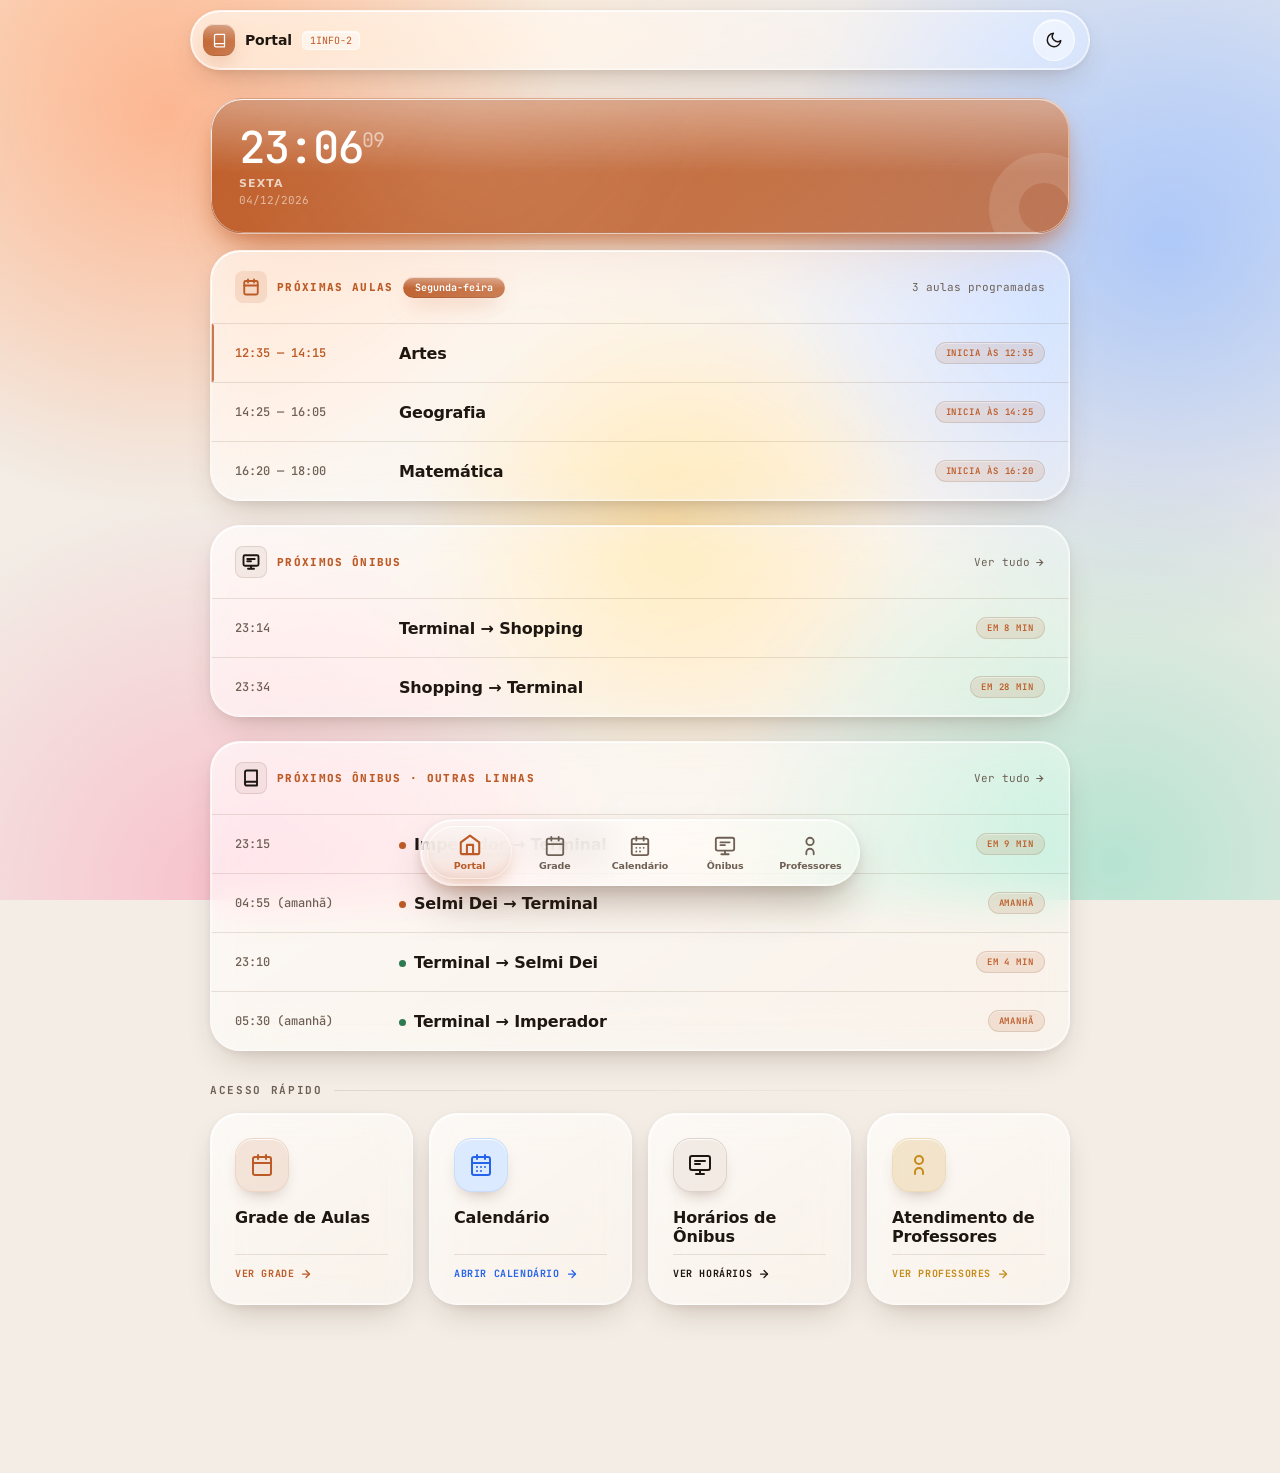
<file: index.html>
<!DOCTYPE html>
<html lang="pt-BR">
<head>
<meta charset="UTF-8">
<meta name="viewport" content="width=device-width, initial-scale=1, viewport-fit=cover">
<meta name="theme-color" content="#F3EDE6">
<title>Portal | 1INFO-2</title>
<script>try{if(localStorage.getItem('theme')==='dark')document.documentElement.dataset.theme='dark'}catch(e){}</script>
<link rel="preconnect" href="https://fonts.googleapis.com">
<link rel="preconnect" href="https://fonts.gstatic.com" crossorigin>
<link rel="stylesheet" href="https://fonts.googleapis.com/css2?family=JetBrains+Mono:wght@400;500;700&display=swap">
<link rel="stylesheet" href="index.css">
<link rel="stylesheet" href="style.css">
</head>
<body data-page="index">
<div class="page-shell">
    <div class="clock-block">
      <div class="clock-time"><span id="clock-hm">--:--</span><span class="clock-secs" id="clock-ss">--</span></div>
      <div class="clock-weekday" id="clock-weekday">---</div>
      <div class="clock-date"    id="clock-date">---</div>
    </div>

    <div class="schedule-card">
      <div class="schedule-header">
        <div class="schedule-header-left">
          <div style="width: 32px; height: 32px; background: var(--accent-lt); border-radius: 8px; display: flex; align-items: center; justify-content: center; color: var(--accent);">
            <svg viewBox="0 0 24 24" width="18" height="18" fill="none" stroke="currentColor" stroke-width="2.5" stroke-linecap="round" stroke-linejoin="round">
              <rect x="3" y="4" width="18" height="18" rx="2" ry="2"></rect><line x1="16" y1="2" x2="16" y2="6"></line><line x1="8" y1="2" x2="8" y2="6"></line><line x1="3" y1="10" x2="21" y2="10"></line>
            </svg>
          </div>
          <span class="schedule-eyebrow">Próximas Aulas</span>
          <span class="schedule-today-badge" id="schedule-day-badge">---</span>
        </div>
        <span class="schedule-count" id="schedule-count"></span>
      </div>
      <div id="today-schedule"></div>
    </div>

    <div class="schedule-card" id="bus-quick-card">
      <div class="schedule-header">
        <div class="schedule-header-left">
          <div style="width: 32px; height: 32px; background: var(--surface-2); border-radius: 8px; display: flex; align-items: center; justify-content: center; color: var(--text); border: 1px solid var(--border);">
            <svg viewBox="0 0 24 24" width="18" height="18" fill="none" stroke="currentColor" stroke-width="2.5" stroke-linecap="round" stroke-linejoin="round">
              <rect x="2" y="3" width="20" height="14" rx="2"/><path d="M8 21h8M12 17v4"/><path d="M7 8h10M7 11h5"/>
            </svg>
          </div>
          <span class="schedule-eyebrow">Próximos Ônibus</span>
        </div>
        <a href="onibus.html" class="bus-quick-link">Ver tudo <svg viewBox="0 0 24 24"><line x1="5" y1="12" x2="19" y2="12"/><polyline points="12 5 19 12 12 19"/></svg></a>
      </div>
      <div id="bus-quick-rows"></div>
    </div>

    <div class="schedule-card" id="other-bus-quick-card">
      <div class="schedule-header">
        <div class="schedule-header-left">
          <div style="width: 32px; height: 32px; background: var(--surface-2); border-radius: 8px; display: flex; align-items: center; justify-content: center; color: var(--text); border: 1px solid var(--border);">
            <svg viewBox="0 0 24 24" width="18" height="18" fill="none" stroke="currentColor" stroke-width="2.5" stroke-linecap="round" stroke-linejoin="round">
              <path d="M4 19.5A2.5 2.5 0 0 1 6.5 17H20"/><path d="M6.5 2H20v20H6.5A2.5 2.5 0 0 1 4 19.5v-15A2.5 2.5 0 0 1 6.5 2z"/>
            </svg>
          </div>
          <span class="schedule-eyebrow">Próximos Ônibus · Outras Linhas</span>
        </div>
        <a href="onibus.html" class="bus-quick-link">Ver tudo <svg viewBox="0 0 24 24"><line x1="5" y1="12" x2="19" y2="12"/><polyline points="12 5 19 12 12 19"/></svg></a>
      </div>
      <div id="other-bus-quick-rows"></div>
    </div>

    <div class="section-label">Acesso Rápido</div>
    <div class="cards-grid">
      <a href="aulas.html" class="feature-card">
        <div class="card-icon"><svg viewBox="0 0 24 24"><rect x="3" y="4" width="18" height="18" rx="2"/><line x1="16" y1="2" x2="16" y2="6"/><line x1="8" y1="2" x2="8" y2="6"/><line x1="3" y1="10" x2="21" y2="10"/></svg></div>
        <div class="card-body">
          <div class="card-title">Grade de Aulas</div>
          <div class="card-cta">Ver grade <svg viewBox="0 0 24 24"><line x1="5" y1="12" x2="19" y2="12"/><polyline points="12 5 19 12 12 19"/></svg></div>
        </div>
      </a>
      <a href="calendario.html" class="feature-card card-calendar">
        <div class="card-icon"><svg viewBox="0 0 24 24"><rect x="3" y="4" width="18" height="18" rx="2"/><line x1="16" y1="2" x2="16" y2="6"/><line x1="8" y1="2" x2="8" y2="6"/><line x1="3" y1="10" x2="21" y2="10"/><path d="M8 14h.01M12 14h.01M16 14h.01M8 18h.01M12 18h.01"/></svg></div>
        <div class="card-body">
          <div class="card-title">Calendário</div>
          <div class="card-cta">Abrir calendário <svg viewBox="0 0 24 24"><line x1="5" y1="12" x2="19" y2="12"/><polyline points="12 5 19 12 12 19"/></svg></div>
        </div>
      </a>
      <a href="onibus.html" class="feature-card card-bus">
        <div class="card-icon"><svg viewBox="0 0 24 24"><rect x="2" y="3" width="20" height="14" rx="2"/><path d="M8 21h8M12 17v4"/><path d="M7 8h10M7 11h5"/></svg></div>
        <div class="card-body">
          <div class="card-title">Horários de Ônibus</div>
          <div class="card-cta">Ver horários <svg viewBox="0 0 24 24"><line x1="5" y1="12" x2="19" y2="12"/><polyline points="12 5 19 12 12 19"/></svg></div>
        </div>
      </a>
      <a href="horarios.html" class="feature-card card-profs">
        <div class="card-icon"><svg viewBox="0 0 24 24"><path d="M16 21v-2a4 4 0 0 0-8 0v2"/><circle cx="12" cy="7" r="4"/></svg></div>
        <div class="card-body">
          <div class="card-title">Atendimento de Professores</div>
          <div class="card-cta">Ver professores <svg viewBox="0 0 24 24"><line x1="5" y1="12" x2="19" y2="12"/><polyline points="12 5 19 12 12 19"/></svg></div>
        </div>
      </a>
    </div>
  </div>
<script src="data.js"></script>
<script src="core.js"></script>
<script src="index.js"></script>
<script src="glass.js"></script>
</body>
</html>
</file>
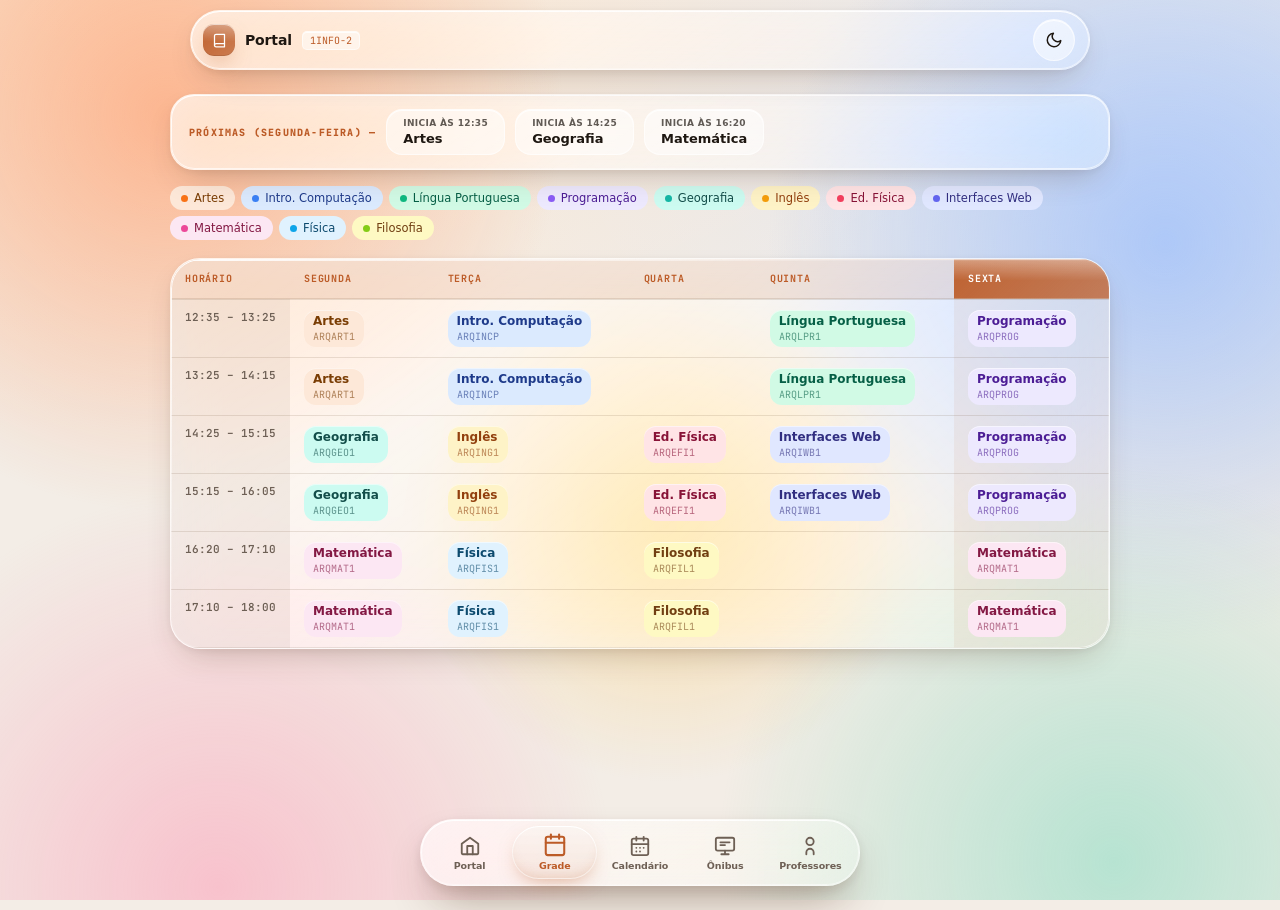
<file: aulas.html>
<!DOCTYPE html>
<html lang="pt-BR">
<head>
<meta charset="UTF-8">
<meta name="viewport" content="width=device-width, initial-scale=1, viewport-fit=cover">
<meta name="theme-color" content="#F3EDE6">
<title>Grade de Aulas — Portal 1INFO-2</title>
<script>try{if(localStorage.getItem('theme')==='dark')document.documentElement.dataset.theme='dark'}catch(e){}</script>
<link rel="preconnect" href="https://fonts.googleapis.com">
<link rel="preconnect" href="https://fonts.gstatic.com" crossorigin>
<link rel="stylesheet" href="https://fonts.googleapis.com/css2?family=JetBrains+Mono:wght@400;500;700&display=swap">
<link rel="stylesheet" href="aulas.css">
<link rel="stylesheet" href="style.css">
</head>
<body data-page="aulas">
<main>
    <div class="today-banner" id="today-banner">
      <span class="today-banner-label" id="banner-label">Hoje</span>
      <div class="today-classes" id="banner-classes"></div>
    </div>
    <div id="legend" class="legend"></div>
    <div class="schedule-card">
      <div class="table-wrap">
        <table>
          <thead>
            <tr>
              <th>Horário</th>
              <th data-dow="1">Segunda</th>
              <th data-dow="2">Terça</th>
              <th data-dow="3">Quarta</th>
              <th data-dow="4">Quinta</th>
              <th data-dow="5">Sexta</th>
            </tr>
          </thead>
          <tbody>
            <tr data-start="12:35" data-end="13:25">
              <td class="time-cell">12:35 – 13:25</td>
              <td><span class="subj-pill s-art"  data-code="ARQART1"><span class="subj-name">Artes</span><span class="subj-code">ARQART1</span></span></td>
              <td><span class="subj-pill s-incp" data-code="ARQINCP"><span class="subj-name">Intro. Computação</span><span class="subj-code">ARQINCP</span></span></td>
              <td></td>
              <td><span class="subj-pill s-lpr"  data-code="ARQLPR1"><span class="subj-name">Língua Portuguesa</span><span class="subj-code">ARQLPR1</span></span></td>
              <td><span class="subj-pill s-prog" data-code="ARQPROG"><span class="subj-name">Programação</span><span class="subj-code">ARQPROG</span></span></td>
            </tr>
            <tr data-start="13:25" data-end="14:15">
              <td class="time-cell">13:25 – 14:15</td>
              <td><span class="subj-pill s-art"  data-code="ARQART1"><span class="subj-name">Artes</span><span class="subj-code">ARQART1</span></span></td>
              <td><span class="subj-pill s-incp" data-code="ARQINCP"><span class="subj-name">Intro. Computação</span><span class="subj-code">ARQINCP</span></span></td>
              <td></td>
              <td><span class="subj-pill s-lpr"  data-code="ARQLPR1"><span class="subj-name">Língua Portuguesa</span><span class="subj-code">ARQLPR1</span></span></td>
              <td><span class="subj-pill s-prog" data-code="ARQPROG"><span class="subj-name">Programação</span><span class="subj-code">ARQPROG</span></span></td>
            </tr>
            <tr data-start="14:25" data-end="15:15">
              <td class="time-cell">14:25 – 15:15</td>
              <td><span class="subj-pill s-geo"  data-code="ARQGEO1"><span class="subj-name">Geografia</span><span class="subj-code">ARQGEO1</span></span></td>
              <td><span class="subj-pill s-ing"  data-code="ARQING1"><span class="subj-name">Inglês</span><span class="subj-code">ARQING1</span></span></td>
              <td><span class="subj-pill s-efi"  data-code="ARQEFI1"><span class="subj-name">Ed. Física</span><span class="subj-code">ARQEFI1</span></span></td>
              <td><span class="subj-pill s-iwb"  data-code="ARQIWB1"><span class="subj-name">Interfaces Web</span><span class="subj-code">ARQIWB1</span></span></td>
              <td><span class="subj-pill s-prog" data-code="ARQPROG"><span class="subj-name">Programação</span><span class="subj-code">ARQPROG</span></span></td>
            </tr>
            <tr data-start="15:15" data-end="16:05">
              <td class="time-cell">15:15 – 16:05</td>
              <td><span class="subj-pill s-geo"  data-code="ARQGEO1"><span class="subj-name">Geografia</span><span class="subj-code">ARQGEO1</span></span></td>
              <td><span class="subj-pill s-ing"  data-code="ARQING1"><span class="subj-name">Inglês</span><span class="subj-code">ARQING1</span></span></td>
              <td><span class="subj-pill s-efi"  data-code="ARQEFI1"><span class="subj-name">Ed. Física</span><span class="subj-code">ARQEFI1</span></span></td>
              <td><span class="subj-pill s-iwb"  data-code="ARQIWB1"><span class="subj-name">Interfaces Web</span><span class="subj-code">ARQIWB1</span></span></td>
              <td><span class="subj-pill s-prog" data-code="ARQPROG"><span class="subj-name">Programação</span><span class="subj-code">ARQPROG</span></span></td>
            </tr>
            <tr data-start="16:20" data-end="17:10">
              <td class="time-cell">16:20 – 17:10</td>
              <td><span class="subj-pill s-mat"  data-code="ARQMAT1"><span class="subj-name">Matemática</span><span class="subj-code">ARQMAT1</span></span></td>
              <td><span class="subj-pill s-fis"  data-code="ARQFIS1"><span class="subj-name">Física</span><span class="subj-code">ARQFIS1</span></span></td>
              <td><span class="subj-pill s-fil"  data-code="ARQFIL1"><span class="subj-name">Filosofia</span><span class="subj-code">ARQFIL1</span></span></td>
              <td></td>
              <td><span class="subj-pill s-mat"  data-code="ARQMAT1"><span class="subj-name">Matemática</span><span class="subj-code">ARQMAT1</span></span></td>
            </tr>
            <tr data-start="17:10" data-end="18:00">
              <td class="time-cell">17:10 – 18:00</td>
              <td><span class="subj-pill s-mat"  data-code="ARQMAT1"><span class="subj-name">Matemática</span><span class="subj-code">ARQMAT1</span></span></td>
              <td><span class="subj-pill s-fis"  data-code="ARQFIS1"><span class="subj-name">Física</span><span class="subj-code">ARQFIS1</span></span></td>
              <td><span class="subj-pill s-fil"  data-code="ARQFIL1"><span class="subj-name">Filosofia</span><span class="subj-code">ARQFIL1</span></span></td>
              <td></td>
              <td><span class="subj-pill s-mat"  data-code="ARQMAT1"><span class="subj-name">Matemática</span><span class="subj-code">ARQMAT1</span></span></td>
            </tr>
          </tbody>
        </table>
      </div>
    </div>
  </main>
<script src="data.js"></script>
<script src="core.js"></script>
<script src="aulas.js"></script>
<script src="glass.js"></script>
</body>
</html>
</file>
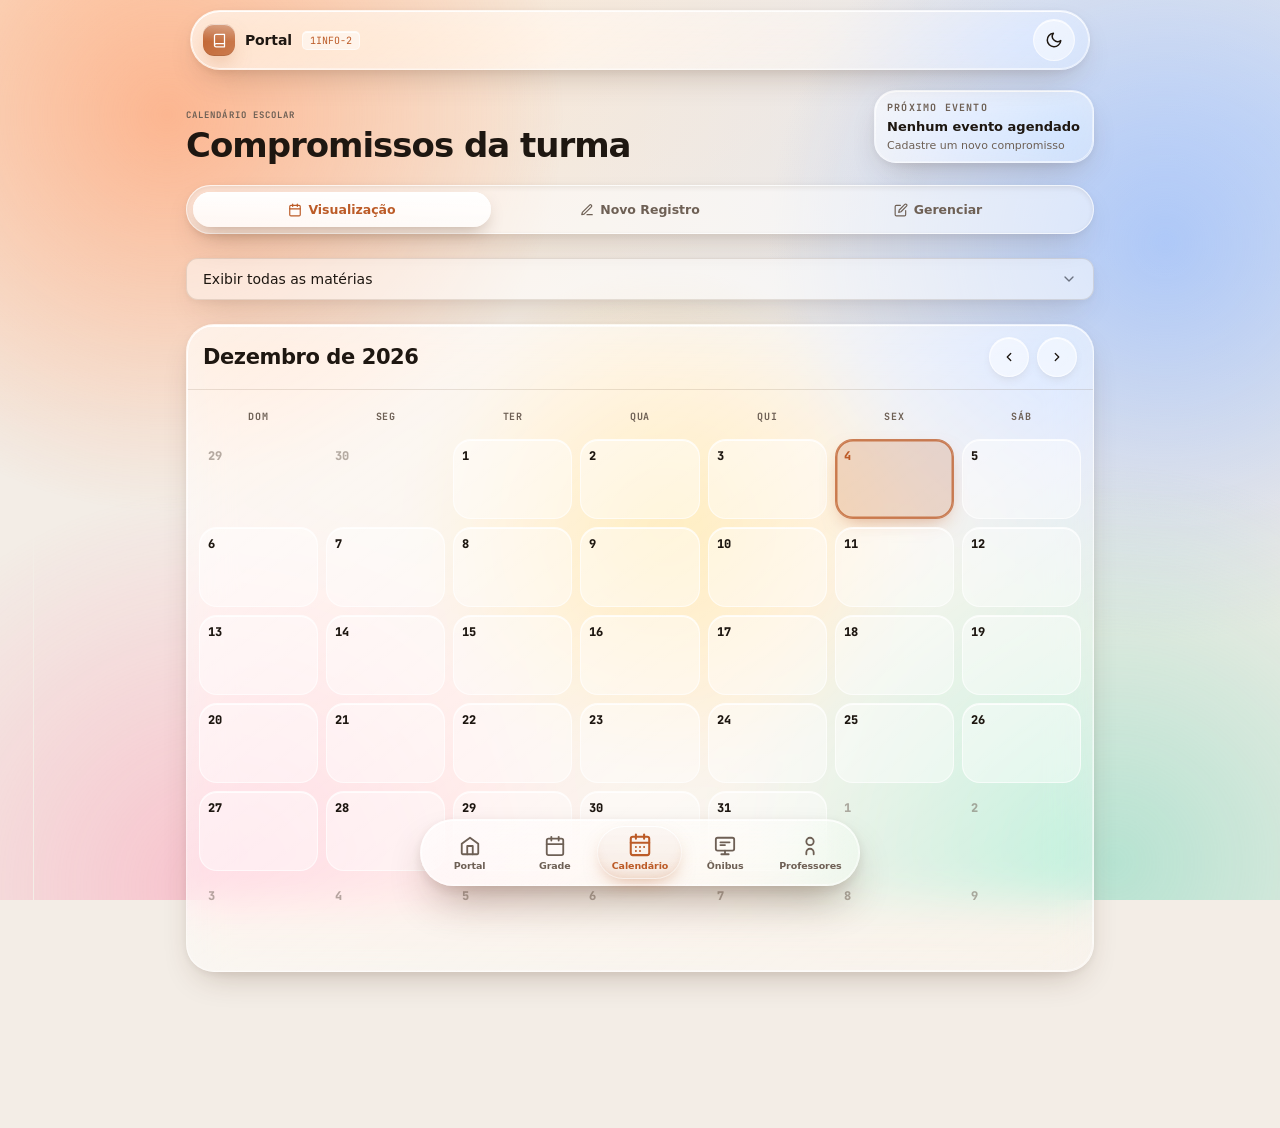
<file: calendario.html>
<!DOCTYPE html>
<html lang="pt-BR">
<head>
<meta charset="UTF-8">
<meta name="viewport" content="width=device-width, initial-scale=1, viewport-fit=cover">
<meta name="theme-color" content="#F3EDE6">
<title>Calendário | Portal 1INFO-2</title>
<script>try{if(localStorage.getItem('theme')==='dark')document.documentElement.dataset.theme='dark'}catch(e){}</script>
<link rel="preconnect" href="https://fonts.googleapis.com">
<link rel="preconnect" href="https://fonts.gstatic.com" crossorigin>
<link rel="stylesheet" href="https://fonts.googleapis.com/css2?family=JetBrains+Mono:wght@400;500;700&display=swap">
<link rel="stylesheet" href="calendario.css">
<link rel="stylesheet" href="style.css">
</head>
<body data-page="calendario">
<!-- Overlay de Seleção de Categoria (Unificado) -->
  <div id="category-selector" class="category-selector-overlay" hidden>
    <div class="category-selector-card scale-in">
      <h2 class="section-title" style="margin-bottom: 8px;">O que vamos criar?</h2>
      <p style="color: var(--muted); font-size: 14px;">Escolha uma categoria para começar</p>

      <div class="category-options">
        <button class="category-opt-btn" data-cat="evento"><div class="icon" style="background: var(--accent);"><svg width="20" height="20" viewBox="0 0 24 24" fill="none" stroke="currentColor" stroke-width="2"><rect x="3" y="4" width="18" height="18" rx="2"/><line x1="16" y1="2" x2="16" y2="6"/><line x1="8" y1="2" x2="8" y2="6"/><line x1="3" y1="10" x2="21" y2="10"/></svg></div><div><div style="font-weight: 800;">Novo Evento</div><div style="font-size: 12px; color: var(--muted);">Compromissos e lembretes</div></div></button>
        <button class="category-opt-btn" data-cat="sabado-letivo"><div class="icon" style="background: #2D7A50;"><svg width="20" height="20" viewBox="0 0 24 24" fill="none" stroke="currentColor" stroke-width="2"><rect x="3" y="4" width="18" height="18" rx="2"/><path d="M16 2v4M8 2v4M3 10h18"/></svg></div><div><div style="font-weight: 800;">Sábado Letivo</div><div style="font-size: 12px; color: var(--muted);">Reposição de aulas</div></div></button>
      </div>
      <button class="btn btn-ghost" style="margin-top: 20px; width: 100%;" onclick="document.getElementById('category-selector').hidden = true; switchTab('calendar')">Cancelar</button>
    </div>
  </div>

  <!-- Overlay de Carregamento -->
  <div id="loading-overlay" class="loading-overlay" hidden>
    <div class="spinner"></div>
    <p style="font-weight: 700;">Salvando alterações...</p>
  </div>

  <!-- Modal de Confirmação Genérico -->
  <div id="confirm-modal" class="modal-overlay" hidden>
    <div class="modal-card">
      <h2 id="confirm-title">Confirmar ação</h2>
      <p id="confirm-message">Você tem certeza que deseja prosseguir?</p>
      <div class="modal-actions">
        <button id="confirm-yes" class="btn btn-primary">Sim, continuar</button>
        <button id="confirm-no" class="btn btn-ghost">Não, cancelar</button>
      </div>
    </div>
  </div>

  <main>
    <header class="page-head">
      <div id="page-title-container">
        <div class="eyebrow">Calendário escolar</div>
        <h1>Compromissos da turma</h1>
      </div>
      <div class="head-meta">
        <div class="next-event-card" id="next-event-card">
          <div style="display:flex;align-items:flex-start;justify-content:space-between;gap:10px">
            <div>
              <div class="next-event-kicker">Próximo evento</div>
              <div class="next-event-title" id="next-event-title">Nenhum evento agendado</div>
              <div class="next-event-meta" id="next-event-meta">Cadastre um novo compromisso</div>
            </div>
            <button class="btn btn-ghost" type="button" id="view-next-details" hidden style="white-space:nowrap;">Ver detalhes</button>
          </div>
        </div>
      </div>
    </header>

    <div class="view-tabs" role="tablist" aria-label="Áreas do calendário">
      <div class="tab-indicator" id="tab-indicator"></div>
      <button class="tab-btn active" type="button" role="tab" aria-selected="true" data-tab="calendar">
        <svg viewBox="0 0 24 24"><rect x="3" y="4" width="18" height="18" rx="2"/><line x1="16" y1="2" x2="16" y2="6"/><line x1="8" y1="2" x2="8" y2="6"/><line x1="3" y1="10" x2="21" y2="10"/></svg>
        Visualização
      </button>
      <button class="tab-btn" type="button" role="tab" aria-selected="false" data-tab="editor">
        <svg viewBox="0 0 24 24"><path d="M12 20h9"/><path d="M16.5 3.5a2.1 2.1 0 0 1 3 3L7 19l-4 1 1-4Z"/></svg>
        Novo Registro
      </button>
      <button class="tab-btn" type="button" role="tab" aria-selected="false" data-tab="manage">
        <svg viewBox="0 0 24 24"><path d="M11 4H4a2 2 0 0 0-2 2v14a2 2 0 0 0 2 2h14a2 2 0 0 0 2-2v-7"/><path d="M18.5 2.5a2.121 2.121 0 1 1 3 3L12 15l-4 1 1-4 9.5-9.5z"/></svg>
        Gerenciar
      </button>
    </div>

    <!-- Barra de Pesquisa -->
    <div class="search-wrapper" id="search-container">
      <select id="calendarSubjectFilter" aria-label="Filtrar eventos por matéria">
        <option value="">Exibir todas as matérias</option>
        <option value="Artes">Artes</option>
        <option value="Educação Física">Educação Física</option>
        <option value="Filosofia">Filosofia</option>
        <option value="Física">Física</option>
        <option value="Geografia">Geografia</option>
        <option value="Inglês">Inglês</option>
        <option value="Interfaces Web">Interfaces Web</option>
        <option value="Introdução à Computação">Introdução à Computação</option>
        <option value="Língua Portuguesa">Língua Portuguesa</option>
        <option value="Matemática">Matemática</option>
        <option value="Programação">Programação</option>
        <option value="sabado-letivo">Sábado Letivo</option>
      </select>
    </div>

    <section class="tab-panel active" id="panel-calendar" role="tabpanel">
      <!-- Painel de Resultados de Filtro (Sub-aba) -->
      <div id="filtered-results-view" class="filtered-results-area" hidden></div>

      <div class="calendar-layout">
        <section class="calendar-card" aria-label="Calendário mensal">
          <div class="calendar-toolbar">
            <div class="month-title" id="month-title">Mês</div>
            <div class="toolbar-actions">
              <button class="icon-btn" type="button" id="prev-month" aria-label="Mês anterior"><svg viewBox="0 0 24 24"><path d="m15 18-6-6 6-6"/></svg></button>
              <button class="icon-btn" type="button" id="next-month" aria-label="Próximo mês"><svg viewBox="0 0 24 24"><path d="m9 18 6-6-6-6"/></svg></button>
            </div>
          </div>
          <div class="calendar-scroll">
            <div class="calendar-grid">
              <div class="weekdays" aria-hidden="true">
                <div class="weekday">Dom</div><div class="weekday">Seg</div><div class="weekday">Ter</div><div class="weekday">Qua</div><div class="weekday">Qui</div><div class="weekday">Sex</div><div class="weekday">Sáb</div>
              </div>
              <div class="month-grid" id="month-grid"></div>
            </div>
          </div>
        </section>

        <aside class="day-panel" id="day-panel" aria-live="polite" aria-modal="true" role="dialog" hidden>
          <section class="day-sheet" aria-labelledby="selected-day-title">
            <div class="panel-head">
              <div>
                <div class="panel-title" id="selected-day-title">Dia selecionado</div>
                <div class="panel-sub" id="selected-day-sub">0 eventos</div>
              </div>
              <button class="panel-close" type="button" id="close-day-panel" aria-label="Fechar detalhes do dia">
                <svg viewBox="0 0 24 24"><path d="M18 6 6 18M6 6l12 12"/></svg>
              </button>
            </div>
            <div class="panel-body" id="selected-day-events"></div>
          </section>
        </aside>
      </div>
    </section>

    <section class="tab-panel" id="panel-editor" role="tabpanel">
      <!-- Layout Principal do Editor (Oculto até uma categoria ser selecionada) -->
      <div id="editor-main-view" class="editor-layout sidebar-hidden" hidden>
        <section class="editor-panel">
          <h2 class="section-title" id="form-heading">Novo evento</h2>
          <form id="event-form">
            <input type="hidden" id="event-id">
            <input type="hidden" id="event-category">
            <div class="form-grid">
              <div class="field full">
                <label for="event-title">Título</label>
                <input id="event-title" type="text" maxlength="90" required>
              </div>
              <div class="field">
                <label for="event-date">Data</label>
                <input id="event-date" type="date" required>
              </div>
              <div class="field">
                <label for="event-subject">Matéria</label>
                <select id="event-subject" required>
                  <option value="">Selecione a matéria</option>
                  <option value="Artes">Artes</option>
                  <option value="Educação Física">Educação Física</option>
                  <option value="Filosofia">Filosofia</option>
                  <option value="Física">Física</option>
                  <option value="Geografia">Geografia</option>
                  <option value="Inglês">Inglês</option>
                  <option value="Interfaces Web">Interfaces Web</option>
                  <option value="Introdução à Computação">Introdução à Computação</option>
                  <option value="Língua Portuguesa">Língua Portuguesa</option>
                  <option value="Matemática">Matemática</option>
                  <option value="Programação">Programação</option>
                  
                </select>
              </div>
              <div class="field full">
                <label for="event-horario">Horário</label>
                <input id="event-horario" type="text" placeholder="Ex: 13:00 às 14:00, Tarde, 08h..." required>
              </div>
              <div class="field full">
                <label for="event-description">Descrição e detalhes</label>
                <textarea id="event-description" maxlength="900"></textarea>
              </div>
              <div class="field full">
                <label>Links</label>
                <div id="links-list"></div>
                <!-- Painel de criação de link (inicialmente oculto) -->
                <div id="link-creator-box" hidden style="margin-bottom: 12px; padding: 16px; background: var(--surface-2); border: 2px solid var(--accent); border-radius: 12px; animation: scaleIn 0.2s ease;">
                  <div style="display: grid; grid-template-columns: 1fr 1fr; gap: 12px; margin-bottom: 12px;">
                     <div class="field">
                        <label style="font-size: 10px;">NOME DO LINK</label>
                        <input type="text" id="new-link-label" placeholder="Ex: Material">
                     </div>
                     <div class="field">
                        <label style="font-size: 10px;">URL (LINK)</label>
                        <input type="text" id="new-link-url" placeholder="https://...">
                     </div>
                  </div>
                  <div style="display: flex; gap: 8px;">
                     <button class="btn btn-primary" type="button" id="confirm-link-btn" style="flex: 1;">Confirmar Link</button>
                     <button class="btn btn-ghost" type="button" id="cancel-link-btn">Cancelar</button>
                  </div>
                </div>
                <button class="btn btn-ghost" type="button" id="add-link"><svg viewBox="0 0 24 24"><path d="M12 5v14M5 12h14"/></svg>Adicionar link</button>
              </div>
              <div class="field full">
                <label>Anexos</label>
                <div class="attachment-area">
                  <input class="file-input" id="event-files" type="file" multiple>
                  <label class="btn btn-ghost" for="event-files"><svg viewBox="0 0 24 24"><path d="M21.44 11.05 12.25 20.24a6 6 0 0 1-8.49-8.49l9.19-9.19a4 4 0 0 1 5.66 5.66l-9.2 9.19a2 2 0 0 1-2.83-2.83l8.49-8.48"/></svg>Selecionar arquivos</label>
                </div>
                <div class="attachment-list" id="attachments-list"></div>
              </div>
            </div>
            <div class="form-actions">
              <div class="form-actions-group" style="width: 100%; justify-content: flex-end;">
                <button class="btn btn-primary" type="submit"><svg viewBox="0 0 24 24"><path d="M19 21H5a2 2 0 0 1-2-2V5a2 2 0 0 1 2-2h11l5 5v11a2 2 0 0 1-2 2Z"/><path d="M17 21v-8H7v8"/><path d="M7 3v5h8"/></svg>Salvar evento</button>
              </div>
            </div>
          </form>
        </section>
      </div>
    </section>

    <section class="tab-panel" id="panel-manage" role="tabpanel">
      <div class="manage-layout">
        <section class="events-panel" style="width: 100%;">
          <h2 class="section-title">Gerenciar Eventos Cadastrados</h2>
          <div id="bulk-actions-bar" class="bulk-actions" hidden>
            <span id="bulk-count" style="font-size: 12px; font-weight: 700;">0 selecionados</span>
            <button class="btn btn-danger" style="min-height: 32px; padding: 4px 12px;" onclick="handleBulkDelete()">Excluir selecionados</button>
          </div>
          <div class="events-list" id="events-list" style="max-height: none;"></div>
        </section>
      </div>
    </section>
  </main>
<script src="data.js"></script>
<script src="core.js"></script>
<script src="calendario.js"></script>
<script src="glass.js"></script>
</body>
</html>
</file>
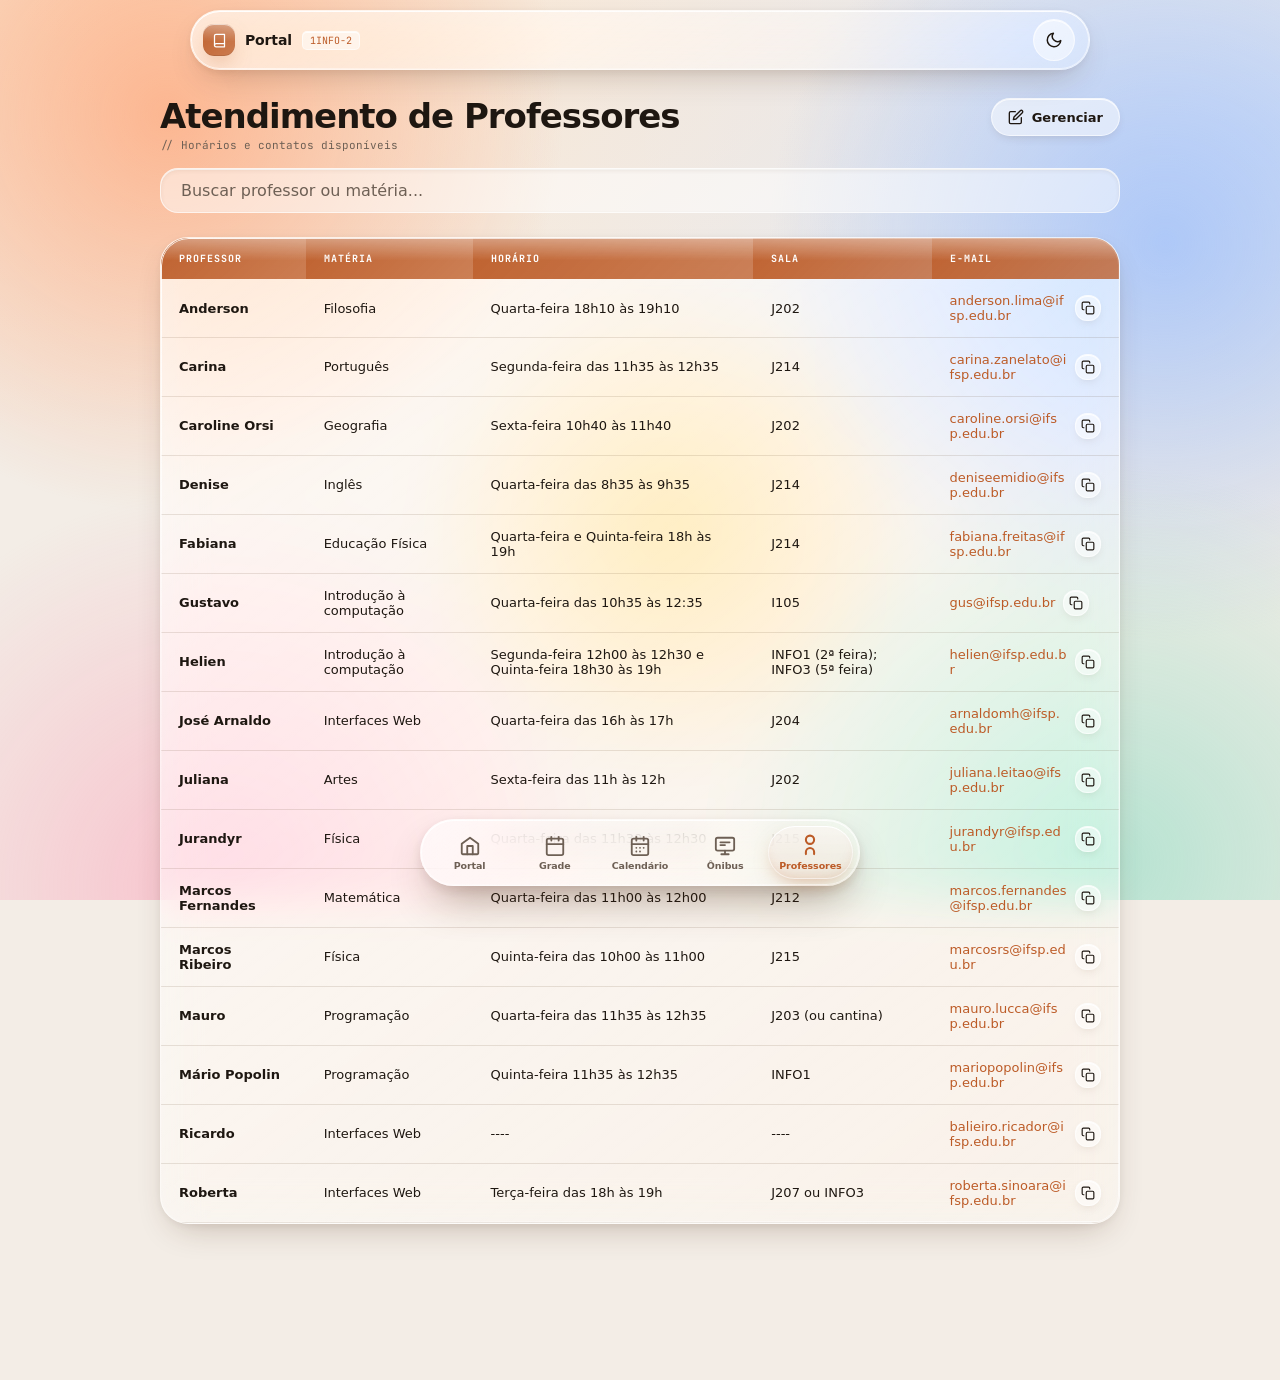
<file: horarios.html>
<!DOCTYPE html>
<html lang="pt-BR">
<head>
<meta charset="UTF-8">
<meta name="viewport" content="width=device-width, initial-scale=1, viewport-fit=cover">
<meta name="theme-color" content="#F3EDE6">
<title>Professores — Portal 1INFO-2</title>
<script>try{if(localStorage.getItem('theme')==='dark')document.documentElement.dataset.theme='dark'}catch(e){}</script>
<link rel="preconnect" href="https://fonts.googleapis.com">
<link rel="preconnect" href="https://fonts.gstatic.com" crossorigin>
<link rel="stylesheet" href="https://fonts.googleapis.com/css2?family=JetBrains+Mono:wght@400;500;700&display=swap">
<link rel="stylesheet" href="horarios.css">
<link rel="stylesheet" href="style.css">
</head>
<body data-page="horarios">
<div class="container">
    <div class="page-header">
      <div class="header-top">
        <div>
          <div class="page-title">Atendimento de Professores</div>
          <div class="page-sub">// Horários e contatos disponíveis</div>
        </div>
        <button class="btn-manage" onclick="openManageModal()" title="Adicionar ou Editar Atendimentos">
          <svg viewBox="0 0 24 24" fill="none" stroke="currentColor" stroke-width="2" stroke-linecap="round" stroke-linejoin="round"><path d="M11 4H4a2 2 0 0 0-2 2v14a2 2 0 0 0 2 2h14a2 2 0 0 0 2-2v-7"/><path d="M18.5 2.5a2.121 2.121 0 1 1 3 3L12 15l-4 1 1-4 9.5-9.5z"/></svg>
          <span>Gerenciar</span>
        </button>
      </div>
      <div class="search-wrapper">
        <input type="text" id="searchBar" placeholder="Buscar professor ou matéria...">
        <div id="searchIndicator" class="search-loading-indicator">
          <div class="status-spinner"></div>
          <span>PROCESSANDO...</span>
        </div>
      </div>
    </div>
    
    <!-- Bloco de Informações principal -->
    <div id="tableCard" class="table-card">
      <div id="emptyOverlay" class="empty-overlay">
        <div id="emptyContent"></div>
      </div>
      
      <div class="table-responsive">
        <table>
          <thead>
            <tr>
              <th>Professor</th>
              <th>Matéria</th>
              <th>Horário</th>
              <th>Sala</th>
              <th>E-mail</th>
            </tr>
          </thead>
          <tbody id="lista-professores"></tbody>
        </table>
      </div>
    </div>
  </div>

  <!-- Modal de Gerenciamento -->
  <div id="manageModal" class="modal-overlay">
    <div class="modal-card">
      <div class="modal-header">
        <div class="modal-title" id="modalTitle">Gerenciar Professores</div>
        <button class="copy-btn" onclick="closeManageModal()"><svg width="20" height="20" viewBox="0 0 24 24" fill="none" stroke="currentColor" stroke-width="2"><path d="M18 6 6 18M6 6l12 12"/></svg></button>
      </div>
      <div class="modal-body" id="modalBody">
        <!-- Lista ou Formulário injetados aqui -->
      </div>
      <div class="modal-footer" id="modalFooter">
        <button class="btn-manage" onclick="closeManageModal()" style="background:var(--surface-2)">Fechar</button>
      </div>
    </div>
  </div>

  <!-- Modal de Confirmação Customizado -->
  <div id="confirmModal" class="modal-overlay" style="z-index: 1100;">
    <div class="modal-card" style="max-width: 380px; text-align: center; padding: 24px;">
      <h2 id="confirmTitle" style="font-size: 18px; font-weight: 800; margin-bottom: 8px;">Confirmação</h2>
      <p id="confirmMessage" style="font-size: 14px; color: var(--muted); margin-bottom: 24px; line-height: 1.4;">Tem certeza que deseja prosseguir?</p>
      <div style="display: flex; flex-direction: column; gap: 10px;">
        <button id="confirmYes" class="btn-manage" style="background: var(--accent); color: white; border: none; justify-content: center; width: 100%;">Sim, confirmar</button>
        <button id="confirmNo" class="btn-manage" style="background: var(--surface-2); justify-content: center; width: 100%;">Cancelar</button>
      </div>
    </div>
  </div>
<script src="data.js"></script>
<script src="core.js"></script>
<script src="horarios.js"></script>
<script src="glass.js"></script>
</body>
</html>
</file>
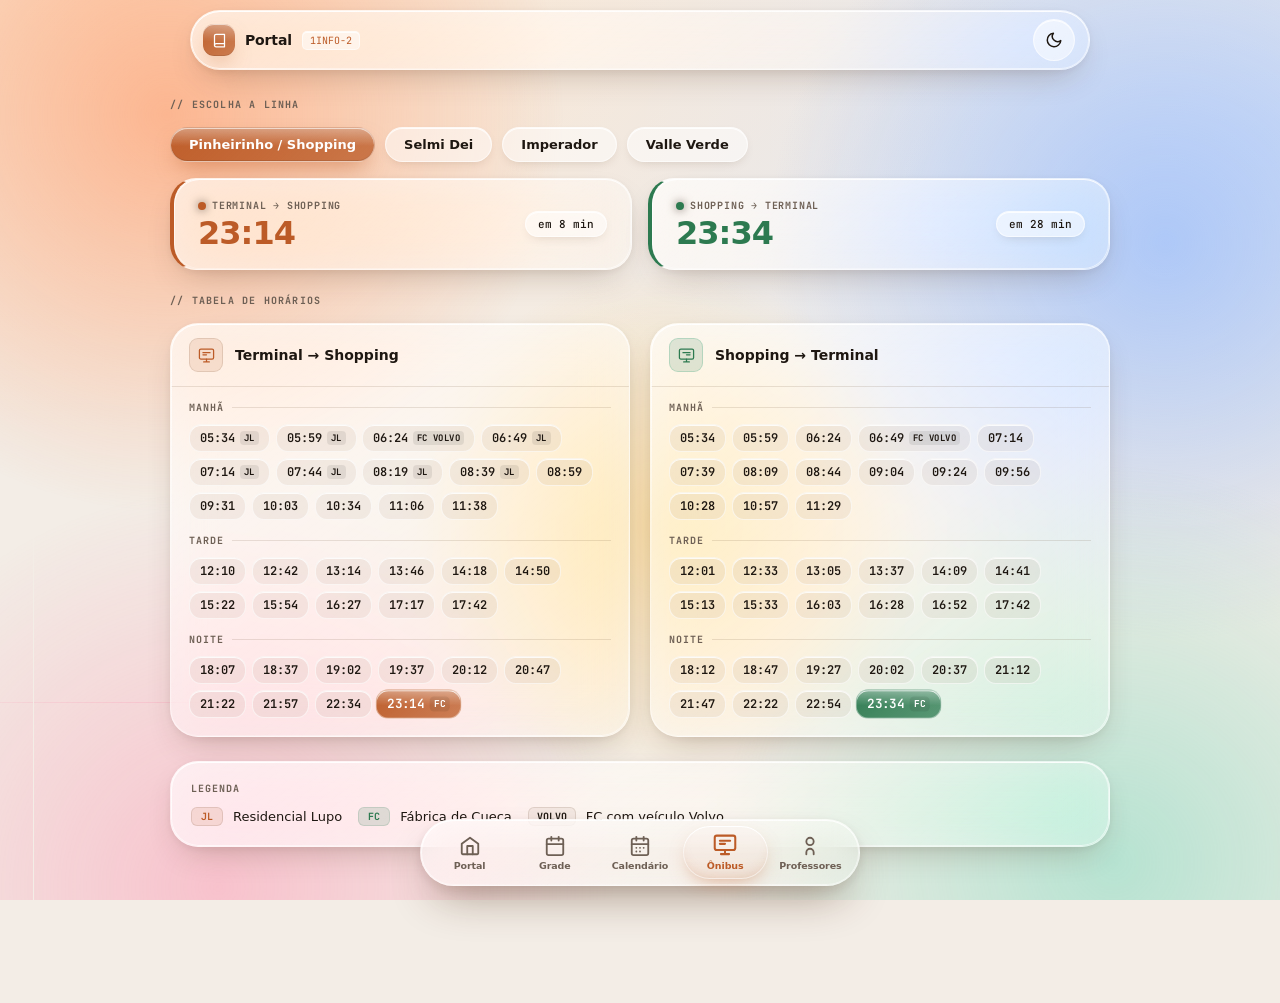
<file: onibus.html>
<!DOCTYPE html>
<html lang="pt-BR">
<head>
<meta charset="UTF-8">
<meta name="viewport" content="width=device-width, initial-scale=1, viewport-fit=cover">
<meta name="theme-color" content="#F3EDE6">
<title>Ônibus — Portal 1INFO-2</title>
<script>try{if(localStorage.getItem('theme')==='dark')document.documentElement.dataset.theme='dark'}catch(e){}</script>
<link rel="preconnect" href="https://fonts.googleapis.com">
<link rel="preconnect" href="https://fonts.gstatic.com" crossorigin>
<link rel="stylesheet" href="https://fonts.googleapis.com/css2?family=JetBrains+Mono:wght@400;500;700&display=swap">
<link rel="stylesheet" href="onibus.css">
<link rel="stylesheet" href="style.css">
</head>
<body data-page="onibus">
<main>
    <div class="section-label">// escolha a linha</div>
    <div class="line-switcher" id="line-switcher"></div>

    <div class="daytype-switcher" id="daytype-switcher">
      <span class="daytype-label">Dia:</span>
      <button class="daytype-btn" data-daytype="weekday">Dias úteis</button>
      <button class="daytype-btn" data-daytype="saturday">Sábado</button>
      <button class="daytype-btn" data-daytype="sunday">Domingo e feriado</button>
    </div>

    <div class="viewing-banner hidden" id="viewing-banner"></div>

    <div class="smart-row" id="smart-row">
      <div class="smart-card going">
        <div>
          <div class="smart-label"><span class="status-dot go"></span><span id="smart-label-go-text">Terminal → Shopping</span></div>
          <div class="smart-time" id="smart-time-go">--:--</div>
        </div>
        <div class="countdown" id="smart-count-go">—</div>
      </div>
      <div class="smart-card returning">
        <div>
          <div class="smart-label"><span class="status-dot ret"></span><span id="smart-label-ret-text">Shopping → Terminal</span></div>
          <div class="smart-time green" id="smart-time-ret">--:--</div>
        </div>
        <div class="countdown" id="smart-count-ret">—</div>
      </div>
    </div>
    <div class="section-label">// tabela de horários</div>
    <div class="bus-columns">
      <div class="bus-panel">
        <div class="bus-panel-header">
          <div class="panel-icon"><svg viewBox="0 0 24 24"><rect x="2" y="3" width="20" height="14" rx="2"/><path d="M8 21h8M12 17v4"/><path d="M7 8h10M7 11h5"/></svg></div>
          <div class="panel-title" id="panel-title-go">Terminal → Shopping</div>
        </div>
        <div class="bus-panel-body" id="panel-go"></div>
      </div>
      <div class="bus-panel">
        <div class="bus-panel-header">
          <div class="panel-icon green-icon"><svg viewBox="0 0 24 24"><rect x="2" y="3" width="20" height="14" rx="2"/><path d="M8 21h8M12 17v4"/><path d="M7 8h10M12 11h5"/></svg></div>
          <div class="panel-title" id="panel-title-ret">Shopping → Terminal</div>
        </div>
        <div class="bus-panel-body" id="panel-ret"></div>
      </div>
    </div>
    <div class="legend-card">
      <div class="legend-heading">Legenda</div>
      <div class="legend-items" id="legend-items">
        <div class="legend-item"><div class="legend-dot jl">JL</div>Residencial Lupo</div>
        <div class="legend-item"><div class="legend-dot fc">FC</div>Fábrica de Cueca</div>
        <div class="legend-item"><div class="legend-dot fcv">VOLVO</div>FC com veículo Volvo</div>
      </div>
    </div>

    <div class="corujao-card hidden" id="corujao-card">
      <div class="corujao-heading">🦉 Corujão — região atendida pelo Corujão Norte</div>
      <div class="corujao-times" id="corujao-times"></div>
      <div class="corujao-note">Horário de saída do terminal atendendo a região da linha, fora do trajeto regular acima.</div>
    </div>
  </main>
  <footer>// Portal 1INFO-2</footer>
<script src="data.js"></script>
<script src="core.js"></script>
<script src="onibus.js"></script>
<script src="glass.js"></script>
</body>
</html>
</file>
<file: index.css>
.page-shell { max-width: 900px; margin: 0 auto; padding: 28px 20px 72px; }

    /* CLOCK */
    .clock-block {
      background: var(--accent); color: #fff;
      border-radius: var(--radius); padding: 22px 24px;
      display: flex; flex-direction: column; justify-content: center;
      min-width: 164px; box-shadow: 0 4px 20px rgba(184,92,42,.3);
      position: relative; overflow: hidden; margin-bottom: 16px;
    }
    .clock-block::after {
      content: ''; position: absolute; bottom: -30px; right: -30px;
      width: 110px; height: 110px;
      border: 30px solid rgba(255,255,255,.07); border-radius: 50%;
    }
    html[data-theme="dark"] .clock-block { 
      background: linear-gradient(135deg, #262626 0%, #0A0A0A 100%); 
      border: 1px solid var(--border);
      box-shadow: none;
    }
    .clock-time    { font-family: var(--mono); font-size: 38px; font-weight: 500; letter-spacing: -.03em; line-height: 1; }
    .clock-secs    { font-family: var(--mono); font-size: 20px; font-weight: 400; opacity: .55; vertical-align: super; }
    .clock-weekday { font-size: 11px; font-weight: 700; opacity: .7; margin-top: 8px; text-transform: uppercase; letter-spacing: .1em; }
    .clock-date    { font-family: var(--mono); font-size: 11px; opacity: .55; margin-top: 3px; }

    /* SCHEDULE CARD */
    .schedule-card { background: var(--surface); border: 1px solid var(--border); border-top: 4px solid var(--accent); border-radius: var(--radius); box-shadow: 0 12px 30px -10px rgba(0,0,0,0.1); margin-bottom: 24px; overflow: hidden; transition: transform 0.2s ease, box-shadow 0.2s ease; }
    .schedule-card:hover { transform: translateY(-2px); box-shadow: 0 16px 40px -12px rgba(0,0,0,0.15); }
    .schedule-header { padding: 20px 24px; border-bottom: 1px solid var(--border); display: flex; align-items: center; justify-content: space-between; gap: 12px; background: var(--surface-2); }
    .schedule-header-left { display: flex; align-items: center; gap: 10px; }
    .schedule-eyebrow { font-family: var(--mono); font-size: 11px; font-weight: 800; text-transform: uppercase; letter-spacing: .12em; color: var(--accent); }
    .schedule-today-badge { font-family: var(--mono); font-size: 10px; font-weight: 700; background: var(--accent); color: #fff; padding: 4px 12px; border-radius: 20px; white-space: nowrap; }
    .schedule-count { font-family: var(--mono); font-size: 11px; color: var(--muted); }
    .sched-row { display: grid; grid-template-columns: 148px 1fr auto; align-items: center; gap: 16px; padding: 18px 24px; border-bottom: 1px solid var(--border); position: relative; transition: background .15s; }
    .sched-row:last-child { border-bottom: none; }
    .sched-row.live  { background: linear-gradient(90deg,rgba(40,120,80,.06) 0%,transparent 55%); }
    .sched-row.live::before, .sched-row.next-up::before { content: ''; position: absolute; left: 0; top: 0; bottom: 0; width: 3px; border-radius: 0 2px 2px 0; }
    .sched-row.live::before    { background: var(--green); }
    .sched-row.next-up::before { background: var(--accent); opacity: 0.8; }
    .sched-row.done { opacity: .42; }
    .class-progress-bar { position: absolute; bottom: 0; left: 0; height: 2px; background: var(--green); transition: width 1s linear; opacity: 0.6; }
    .class-progress-label { font-weight: 800; margin-left: 6px; opacity: .85; }
    .sched-time { font-family: var(--mono); font-size: 12px; font-weight: 500; color: var(--muted); white-space: nowrap; }
    .sched-row.live .sched-time    { color: var(--green);  font-weight: 600; }
    .sched-row.next-up .sched-time { color: var(--accent); font-weight: 600; }
    .sched-name { font-size: 16px; font-weight: 700; color: var(--text); letter-spacing: -.01em; }
    .sched-row.done .sched-name { font-weight: 500; }
    .sched-pill { font-family: var(--mono); font-size: 9px; font-weight: 600; text-transform: uppercase; letter-spacing: .1em; padding: 4px 10px; border-radius: 20px; white-space: nowrap; border: 1px solid transparent; }
    .pill-live  { background: var(--green-lt);  color: var(--green);  border-color: rgba(40,120,80,.2); }
    .pill-done  { background: var(--slate-lt);  color: var(--slate);  border-color: #E2E8F0; }
    html[data-theme="dark"] .pill-done { background: var(--surface-2); border-color: var(--border); }
    .pill-next  { background: var(--accent-lt); color: var(--accent); border-color: var(--border); }
    .live-dot   { display: inline-block; width: 7px; height: 7px; border-radius: 50%; background: var(--green); margin-right: 5px; vertical-align: middle; animation: pulse 1.8s ease-in-out infinite; }

    /* BUS QUICK CARD */
    #bus-quick-card { animation: fadeUp .45s .11s cubic-bezier(.22,1,.36,1) both; }
    #other-bus-quick-card { animation: fadeUp .45s .13s cubic-bezier(.22,1,.36,1) both; }
    .bus-quick-link { font-family: var(--mono); font-size: 11px; color: var(--muted); text-decoration: none; display: flex; align-items: center; gap: 4px; }
    .bus-quick-link:hover { color: var(--accent); }
    .bus-quick-link svg { width: 11px; height: 11px; fill: none; stroke: currentColor; stroke-width: 2.5; }
    .sched-name .line-tag { font-family: var(--mono); font-size: 10px; font-weight: 700; color: var(--accent); text-transform: uppercase; letter-spacing: .04em; margin-right: 6px; }
    .sched-name .dir-dot { width: 7px; height: 7px; border-radius: 50%; display: inline-block; margin-right: 8px; vertical-align: middle; }
    .sched-name .dir-dot.go  { background: var(--accent); }
    .sched-name .dir-dot.ret { background: var(--green); }

    /* SECTION LABEL */
    .section-label { font-family: var(--mono); font-size: 11px; font-weight: 700; text-transform: uppercase; letter-spacing: .15em; color: var(--muted); margin: 32px 0 16px; display: flex; align-items: center; gap: 12px; animation: fadeUp .45s .14s cubic-bezier(.22,1,.36,1) both; }
    .section-label::after { content: ''; flex: 1; height: 1px; background: var(--border); opacity: 0.6; }

    /* CARDS GRID */
    .cards-grid { display: grid; grid-template-columns: repeat(4, 1fr); gap: 16px; animation: fadeUp .45s .18s cubic-bezier(.22,1,.36,1) both; }
    .feature-card { background: var(--surface); border: 1px solid var(--border); border-radius: var(--radius); box-shadow: var(--sh); text-decoration: none; color: inherit; padding: 24px; display: flex; flex-direction: column; height: 100%; }
    .card-icon { width: 48px; height: 48px; border-radius: 12px; flex-shrink: 0; background: var(--accent-lt); display: flex; align-items: center; justify-content: center; border: 1px solid rgba(var(--accent-rgb), 0.1); margin-bottom: 16px; }
    .card-icon svg { width: 24px; height: 24px; fill: none; stroke: var(--accent); stroke-width: 2; stroke-linecap: round; stroke-linejoin: round; }
    .card-bus      .card-icon { background: var(--surface-2);  border-color: var(--border); }
    .card-bus      .card-icon svg { stroke: var(--text); }
    .card-profs    .card-icon { background: var(--amber-lt);  border-color: rgba(198,140,26,0.1); }
    .card-profs    .card-icon svg { stroke: var(--amber); }
    .card-calendar .card-icon { background: #DBEAFE; border-color: rgba(37,99,235,0.1); }
    .card-calendar .card-icon svg { stroke: #2563EB; }
    .card-body  { flex: 1; display: flex; flex-direction: column; }
    .card-title { font-size: 16px; font-weight: 700; color: var(--text); margin-bottom: 8px; letter-spacing: -.01em; }
    .card-desc  { font-size: 12.5px; color: var(--muted); line-height: 1.5; margin-bottom: 16px; }
    .card-cta   { margin-top: auto; font-family: var(--mono); font-size: 10px; font-weight: 700; color: var(--accent); letter-spacing: .06em; text-transform: uppercase; display: inline-flex; align-items: center; gap: 6px; padding-top: 12px; border-top: 1px solid var(--border); }
    .card-cta svg { width: 12px; height: 12px; fill: none; stroke: currentColor; stroke-width: 2.5; stroke-linecap: round; stroke-linejoin: round; transition: transform .2s; }
    .feature-card:hover .card-cta svg { transform: translateX(5px); }
    .card-bus      .card-cta { color: var(--text); }
    .card-profs    .card-cta { color: var(--amber); }
    .card-calendar .card-cta { color: #2563EB; }

    /* ANIMATIONS */
    .clock-block    { animation: fadeUp .45s cubic-bezier(.22,1,.36,1) both; }
    .schedule-card  { animation: fadeUp .45s .08s cubic-bezier(.22,1,.36,1) both; }
    @keyframes pulse-ring { 0% { box-shadow: 0 0 0 0 rgba(198,140,26,.4); } 70% { box-shadow: 0 0 0 8px rgba(198,140,26,0); } 100% { box-shadow: 0 0 0 0 rgba(198,140,26,0); } }

    @media (max-width: 860px) { .cards-grid { grid-template-columns: repeat(2,1fr); } }
    @media (max-width: 680px) {
      .clock-time  { font-size: 32px; }
      .cards-grid  { grid-template-columns: 1fr; gap: 14px; }
      .feature-card { padding: 20px; }
      .sched-row   { grid-template-columns: 116px 1fr auto; gap: 10px; padding: 13px 16px; }
      .schedule-header { padding: 15px 16px; flex-direction: column; align-items: center; gap: 8px; text-align: center; }
      .schedule-header-left { justify-content: center; }
      .page-shell  { padding: 16px 14px 20px; }
    }
    @media (max-width: 400px) { .sched-row { grid-template-columns: 1fr auto; } .sched-time { display: none; } }
</file>
<file: style.css>
/* =====================================================================
   Portal 1INFO-2 — Liquid Glass (estilo único, pensado para celular)
   Carregado DEPOIS do css da página: este arquivo dá o acabamento.
   Desempenho: blur só em superfícies grandes (cartões, topo, dock, folhas),
   nada de blur em botões/campos/chips, hover só com mouse, animações
   pausam durante a rolagem e usam transform/opacity.
   ===================================================================== */

/* ── Base ───────────────────────────────────────────────────────────── */
:root {
  --text: #1E1711; --green: #2D7A50; --amber: #C68C1A; --danger: #B42318; --slate: #94A3B8;
  --mono: 'JetBrains Mono', ui-monospace, SFMono-Regular, Menlo, monospace;
}
html[data-theme="dark"] { --amber: #D4A030; --danger: #F87171; --slate: #5A6A7A; }

*, *::before, *::after { box-sizing: border-box; margin: 0; padding: 0; }
html { -webkit-text-size-adjust: 100%; }
body {
  background: var(--bg); font-family: var(--sans); min-height: 100dvh; color: var(--text);
  -webkit-font-smoothing: antialiased; -moz-osx-font-smoothing: grayscale; text-rendering: optimizeLegibility;
  padding-bottom: calc(96px + env(safe-area-inset-bottom, 0px));
}
button, input, select, textarea { font: inherit; }
button { cursor: pointer; }
button, a, label, summary { touch-action: manipulation; }
a { color: inherit; }
footer { display: none; }

/* ── Barra superior (gerada por core.js) ────────────────────────────── */
.topnav { z-index: 200; display: flex; align-items: center; justify-content: space-between; gap: 12px; }
.nav-brand { display: flex; align-items: center; gap: 10px; text-decoration: none; }
.nav-logo { width: 32px; height: 32px; flex-shrink: 0; display: flex; align-items: center; justify-content: center; }
.nav-logo svg { width: 15px; height: 15px; fill: none; stroke: #fff; stroke-width: 2; stroke-linecap: round; stroke-linejoin: round; }
.nav-title { font-size: 14px; font-weight: 700; color: var(--text); letter-spacing: -.01em; }
.nav-tag { font-family: var(--mono); font-size: 10px; color: var(--accent); padding: 2px 7px; border-radius: 5px; border: 1px solid var(--border); }
.theme-btn { width: 42px; height: 42px; border-radius: 50%; display: grid; place-items: center; color: var(--text);
  background: var(--lg-ctl-fill); border: 1px solid var(--lg-tile-edge); box-shadow: inset 0 1px 0 var(--lg-shine); transition: transform .4s var(--lg-spring); }
.theme-btn:active { transform: scale(.86); }
.theme-btn svg { width: 18px; height: 18px; fill: none; stroke: currentColor; stroke-width: 2; stroke-linecap: round; stroke-linejoin: round; }
.theme-btn .i-sun { display: none; }
html[data-theme="dark"] .theme-btn .i-sun { display: block; }
html[data-theme="dark"] .theme-btn .i-moon { display: none; }

/* ── Toast (base; o acabamento de vidro vem mais abaixo) ────────────── */
.toast { position: fixed; left: 50%; bottom: calc(100px + env(safe-area-inset-bottom, 0px)); transform: translateX(-50%); z-index: 10000;
  max-width: calc(100% - 32px); text-align: center; font-size: 13px; font-weight: 700; pointer-events: none; }

/* ── Animações base ─────────────────────────────────────────────────── */
@keyframes fadeIn  { from { opacity: 0; } to { opacity: 1; } }
@keyframes fadeUp  { from { opacity: 0; transform: translateY(14px); } to { opacity: 1; transform: translateY(0); } }
@keyframes blink   { 0%, 100% { opacity: 1; } 50% { opacity: .3; } }
@keyframes pulse   { 0%, 100% { opacity: 1; transform: scale(1); } 50% { opacity: .5; transform: scale(.75); } }
@keyframes spin    { to { transform: rotate(360deg); } }
@keyframes reveal  { 0% { opacity: 0; transform: perspective(800px) rotateX(-12deg) translateY(20px); } 100% { opacity: 1; transform: none; } }
@keyframes sheetIn { from { opacity: 0; transform: translateY(16px) scale(.98); } to { opacity: 1; transform: none; } }
@keyframes slideUp { from { transform: translateY(100%); } to { transform: translateY(0); } }


/* =====================================================================
   Portal 1INFO-2 — Liquid Glass (inspirado no iOS 26)
   Camada visual única: não altera a lógica das páginas.
   ===================================================================== */
@property --hl {
syntax: '<number>'; inherits: false; initial-value: 0;
}
/* ── TOKENS ─────────────────────────────────────────────────────────── */
:root {
  --lg-spring: cubic-bezier(.34, 1.56, .64, 1);
  --lg-ease:   cubic-bezier(.22, 1, .36, 1);
  --lg-blur: 26px;
  --lg-ink: 70, 38, 14;

  --lg-a: rgba(255,255,255,.66);
  --lg-b: rgba(255,255,255,.30);
  --lg-edge: rgba(255,255,255,.75);
  --lg-edge-soft: rgba(255,255,255,.5);
  --lg-ctl-fill: rgba(255,255,255,.5);
  --lg-ctl-fill-h: rgba(255,255,255,.8);
  --lg-tile: rgba(255,255,255,.42);
  --lg-tile-edge: rgba(255,255,255,.6);
  --lg-solid: rgba(255,251,247,.93);
  --lg-rim: 255,255,255;
  --lg-rim-k: 1;
  --lg-shine: rgba(255,255,255,.85);

  --bg: #F3EDE6;
  --surface: rgba(255,255,255,.5);
  --surface-2: rgba(110,80,50,.07);
  --border: rgba(90,60,30,.13);
  --muted: #6E6055;
  --accent: #BC5B27;
  --accent-rgb: 188, 91, 39;
  --accent-lt: rgba(188,91,39,.13);
  --accent-dk: #8C401C;
  --green-lt: rgba(45,122,80,.15);
  --amber-lt: rgba(198,140,26,.18);
  --danger-lt: rgba(180,35,24,.13);
  --slate-lt: rgba(148,163,184,.2);

  --radius: 26px;
  --sans: -apple-system, BlinkMacSystemFont, 'SF Pro Text', 'Inter', system-ui, sans-serif;
  --display: -apple-system, BlinkMacSystemFont, 'SF Pro Display', 'Inter', system-ui, sans-serif;

  --sh: 0 14px 34px -14px rgba(var(--lg-ink), .30), 0 2px 8px rgba(var(--lg-ink), .06);
  --sh-hover: 0 22px 50px -16px rgba(var(--lg-ink), .38), 0 4px 12px rgba(var(--lg-ink), .08);

  --lg-accent-bg:
    linear-gradient(180deg, rgba(255,255,255,.38) 0%, rgba(255,255,255,0) 55%),
    linear-gradient(135deg, rgba(var(--accent-rgb), .96), rgba(var(--accent-rgb), .76));
  --lg-accent-shadow:
    inset 0 1px 0 rgba(255,255,255,.6), inset 0 -1px 0 rgba(0,0,0,.10),
    0 10px 22px -8px rgba(var(--accent-rgb), .6);
}
html[data-theme="dark"]:root {
  color-scheme: dark;
  --lg-ink: 0, 0, 0;
  --lg-a: rgba(255,255,255,.10);
  --lg-b: rgba(255,255,255,.035);
  --lg-edge: rgba(255,255,255,.2);
  --lg-edge-soft: rgba(255,255,255,.13);
  --lg-ctl-fill: rgba(255,255,255,.08);
  --lg-ctl-fill-h: rgba(255,255,255,.16);
  --lg-tile: rgba(255,255,255,.055);
  --lg-tile-edge: rgba(255,255,255,.1);
  --lg-solid: rgba(28,23,20,.94);
  --lg-rim-k: .5;
  --lg-shine: rgba(255,255,255,.22);

  --bg: #0E0B09;
  --surface: rgba(255,255,255,.06);
  --surface-2: rgba(255,255,255,.06);
  --border: rgba(255,255,255,.10);
  --text: #F1E8DE;
  --muted: #A99C90;
  --accent: #F08A4B;
  --accent-rgb: 240, 138, 75;
  --accent-lt: rgba(240,138,75,.17);
  --accent-dk: #FFB088;
  --green: #4CC38A;
  --green-lt: rgba(76,195,138,.16);
  --amber-lt: rgba(230,170,50,.16);
  --danger-lt: rgba(248,113,113,.16);
  --slate-lt: rgba(148,163,184,.14);
  --sh: 0 16px 40px -14px rgba(0,0,0,.7), 0 2px 8px rgba(0,0,0,.3);
  --sh-hover: 0 24px 56px -16px rgba(0,0,0,.8), 0 4px 12px rgba(0,0,0,.35);
}
html { scroll-behavior: smooth; -webkit-tap-highlight-color: transparent; }
::selection { background: rgba(var(--accent-rgb), .28); }
* { scrollbar-width: thin; scrollbar-color: rgba(120,100,80,.35) transparent; }
:focus-visible { outline: 2px solid rgba(var(--accent-rgb), .75); outline-offset: 3px; border-radius: 12px; }
body { font-feature-settings: 'ss01', 'cv11'; }
h1, .page-title { font-family: var(--display); font-weight: 800; letter-spacing: -.03em; font-size: clamp(26px, 4.2vw, 34px); line-height: 1.08; }
.page-title { font-size: clamp(26px, 4.2vw, 34px); }
/* ── FUNDO AMBIENTE (o "líquido" que o vidro refrata) ──────────────── */
.lg-ambient { position: fixed; inset: 0; z-index: -1; overflow: hidden; pointer-events: none; view-transition-name: lg-ambient;
  background:
    radial-gradient(120% 80% at 8% 0%, rgba(255,222,190,.6), transparent 60%),
    radial-gradient(100% 70% at 100% 15%, rgba(200,220,255,.5), transparent 62%),
    var(--bg); }
html[data-theme="dark"] .lg-ambient {
  background:
    radial-gradient(120% 80% at 8% 0%, rgba(120,52,20,.35), transparent 60%),
    radial-gradient(100% 70% at 100% 15%, rgba(30,50,110,.35), transparent 62%),
    var(--bg); }
.lg-par { position: absolute; inset: 0;
  transform: translate3d(calc(var(--px, 0) * -28px), calc(var(--py, 0) * -28px + var(--sy, 0) * -.05px), 0);
  transition: transform .9s var(--lg-ease); }
.lg-blob { position: absolute; width: 62vmax; height: 62vmax; border-radius: 50%; will-change: transform;
  background: radial-gradient(closest-side, var(--c), transparent); }
.lg-blob.b1 { --c: rgba(255,150,100,.6);  left: -18vmax; top: -22vmax; animation: lgDrift1 26s ease-in-out infinite alternate; }
.lg-blob.b2 { --c: rgba(130,175,255,.55); right: -22vmax; top: -12vmax; animation: lgDrift2 32s ease-in-out infinite alternate; }
.lg-blob.b3 { --c: rgba(255,135,170,.42); left: -14vmax; bottom: -30vmax; animation: lgDrift3 30s ease-in-out infinite alternate; }
.lg-blob.b4 { --c: rgba(110,215,185,.45); right: -18vmax; bottom: -28vmax; animation: lgDrift4 36s ease-in-out infinite alternate; }
.lg-blob.b5 { --c: rgba(255,205,105,.5);  left: 32vw; top: 30vh; width: 40vmax; height: 40vmax; animation: lgDrift5 40s ease-in-out infinite alternate; }
html[data-theme="dark"] .lg-blob.b1 { --c: rgba(230,110,50,.4); }
html[data-theme="dark"] .lg-blob.b2 { --c: rgba(60,100,225,.38); }
html[data-theme="dark"] .lg-blob.b3 { --c: rgba(170,60,140,.3); }
html[data-theme="dark"] .lg-blob.b4 { --c: rgba(20,150,130,.28); }
html[data-theme="dark"] .lg-blob.b5 { --c: rgba(220,160,40,.2); }
.lg-cursor { position: absolute; left: 0; top: 0; width: 560px; height: 560px; margin: -280px 0 0 -280px; border-radius: 50%; opacity: 0;
  background: radial-gradient(closest-side, rgba(255,255,255,.85), rgba(255,255,255,0)); transition: opacity .6s; will-change: transform; }
html[data-theme="dark"] .lg-cursor { background: radial-gradient(closest-side, rgba(255,175,120,.26), rgba(255,175,120,0)); }
.lg-cursor.on { opacity: 1; }
@keyframes lgDrift1 {
to { transform: translate3d(16vmax, 12vmax, 0) scale(1.15) rotate(20deg); }
}
@keyframes lgDrift2 {
to { transform: translate3d(-14vmax, 18vmax, 0) scale(.9); }
}
@keyframes lgDrift3 {
to { transform: translate3d(18vmax, -14vmax, 0) scale(1.2); }
}
@keyframes lgDrift4 {
to { transform: translate3d(-16vmax, -10vmax, 0) scale(1.05) rotate(-25deg); }
}
@keyframes lgDrift5 {
0% { transform: translate3d(0,0,0) scale(1); } 50% { transform: translate3d(-20vw, 14vh, 0) scale(1.3); } 100% { transform: translate3d(14vw, -18vh, 0) scale(.85); }
}
/* ── LAYOUT: barra superior em pílula + dock ─────────── */
/* ── MATERIAL VIDRO (cartões, painéis, modais) ────────────────────── */
:is(.schedule-card, .feature-card, .smart-card, .bus-panel, .legend-card, .corujao-card, .calendar-card, .editor-panel, .events-panel, .table-card, .filtered-results-area, .next-event-card, .today-banner, .category-selector-card, .modal-card, .day-sheet) {
  position: relative;
  border: 1px solid var(--lg-edge-soft);
  border-radius: 28px;
  background:
    radial-gradient(var(--hr, 360px) circle at var(--mx, 50%) var(--my, 0%), rgba(255,255,255, calc(var(--hl) * .5)), transparent 62%),
    linear-gradient(145deg, var(--lg-a), var(--lg-b));
  -webkit-backdrop-filter: blur(var(--lg-blur)) saturate(1.7);
  backdrop-filter: blur(var(--lg-blur)) saturate(1.7);
  box-shadow:
    inset 0 1px 0 var(--lg-shine),
    inset 0 -1px 0 rgba(255,255,255,.14),
    inset 0 0 34px rgba(255,255,255,.08),
    var(--sh);
  transition: --hl .45s ease, transform .5s var(--lg-spring), box-shadow .45s ease;
}
html[data-theme="dark"] :is(.schedule-card, .feature-card, .smart-card, .bus-panel, .legend-card, .corujao-card, .calendar-card, .editor-panel, .events-panel, .table-card, .filtered-results-area, .next-event-card, .today-banner, .category-selector-card, .modal-card, .day-sheet) {
  background:
    radial-gradient(var(--hr, 360px) circle at var(--mx, 50%) var(--my, 0%), rgba(255,255,255, calc(var(--hl) * .09)), transparent 62%),
    linear-gradient(145deg, var(--lg-a), var(--lg-b));
}
/* reflexo/aro que segue o ponteiro */
:is(.schedule-card, .feature-card, .smart-card, .bus-panel, .legend-card, .corujao-card, .calendar-card, .editor-panel, .events-panel, .table-card, .filtered-results-area, .next-event-card, .today-banner, .category-selector-card, .modal-card, .day-sheet, .clock-block, .topnav, .lg-dock, .toast)::before {
  content: ''; position: absolute; inset: 0; border-radius: inherit; padding: 1.4px; pointer-events: none; z-index: 3;
  background:
    radial-gradient(calc(var(--hr, 360px) * .75) circle at var(--mx, 50%) var(--my, 0%), rgba(var(--lg-rim), calc(.3 + var(--hl) * .7)), transparent 66%),
    linear-gradient(150deg, rgba(var(--lg-rim), calc(.95 * var(--lg-rim-k))), rgba(var(--lg-rim), calc(.1 * var(--lg-rim-k))) 38%, rgba(var(--lg-rim), calc(.06 * var(--lg-rim-k))) 62%, rgba(var(--lg-rim), calc(.6 * var(--lg-rim-k))));
  -webkit-mask: linear-gradient(#000 0 0) content-box, linear-gradient(#000 0 0);
  -webkit-mask-composite: xor;
  mask: linear-gradient(#000 0 0) content-box exclude, linear-gradient(#000 0 0);
}
@media (hover: hover) { :is(.schedule-card, .feature-card, .smart-card, .bus-panel, .legend-card, .corujao-card, .calendar-card, .editor-panel, .events-panel, .table-card, .filtered-results-area, .next-event-card, .today-banner, .category-selector-card, .modal-card, .day-sheet, .clock-block, .topnav, .lg-dock, .toast):hover { --hl: 1; } }
@media (hover: hover) { :is(.smart-card, .bus-panel, .legend-card, .corujao-card, .table-card, .calendar-card, .editor-panel, .events-panel, .schedule-card, .filtered-results-area):hover { --hl: .7; } }
.table-card, .calendar-card, .editor-panel, .events-panel, .schedule-card, .bus-panel { --hr: 520px; }
.day-sheet, .modal-card, .category-selector-card { -webkit-backdrop-filter: blur(26px) saturate(1.7); backdrop-filter: blur(26px) saturate(1.7); --lg-a: rgba(255,255,255,.78); --lg-b: rgba(255,255,255,.5); border-radius: 34px; }
html[data-theme="dark"] :is(.day-sheet, .modal-card, .category-selector-card) { --lg-a: rgba(60,50,44,.72); --lg-b: rgba(30,25,22,.6); }
/* cartões de conteúdo: cantos, cabeçalhos e divisórias */
.schedule-card { border-radius: 30px; }
.schedule-header { background: transparent; border-bottom: 1px solid var(--border); }
@media (hover: hover) { .schedule-card:hover, .bus-panel:hover, .smart-card:hover, .legend-card:hover { box-shadow: inset 0 1px 0 var(--lg-shine), inset 0 -1px 0 rgba(255,255,255,.14), inset 0 0 34px rgba(255,255,255,.1), var(--sh-hover); } }
.sched-row { transition: background-color .3s ease; }
@media (hover: hover) { .sched-row:hover { background-color: rgba(255,255,255,.3); } }
@media (hover: hover) { html[data-theme="dark"] .sched-row:hover { background-color: rgba(255,255,255,.05); } }
.sched-row.live {  }
.class-progress-bar { height: 3px; border-radius: 0 3px 3px 0; opacity: 1;
  background: linear-gradient(90deg, var(--green), #7BE9B0, var(--green)); background-size: 220% 100%;
  animation: lgShimmer 2.2s linear infinite; box-shadow: 0 0 14px rgba(45,190,120,.7); }
.live-dot { box-shadow: 0 0 0 0 rgba(45,180,110,.55); animation: pulse 1.8s ease-in-out infinite, lgPing 1.8s ease-out infinite; }
.schedule-today-badge, .schedule-today-badge:hover { background: var(--lg-accent-bg); box-shadow: var(--lg-accent-shadow); }
.today-banner { border-radius: 24px; background-color: transparent; }
.smart-card { border-radius: 26px; }
.smart-time { font-variant-numeric: tabular-nums; }
.next-event-card { border-radius: 22px; }
.today-chip { border-radius: 16px; background: var(--lg-ctl-fill); border-color: var(--lg-tile-edge); box-shadow: inset 0 1px 0 var(--lg-shine); transition: transform .4s var(--lg-spring); }
@media (hover: hover) { .today-chip:hover { transform: translateY(-2px) scale(1.03); } }
.today-chip.live { background: var(--lg-accent-bg); border-color: rgba(255,255,255,.35); box-shadow: var(--lg-accent-shadow); }
/* relógio: bloco de vidro tingido com brilho em movimento */
html:not(.lg-x) .clock-block {
  border-radius: 32px; border: 1px solid rgba(255,255,255,.4);
  background:
    radial-gradient(var(--hr, 420px) circle at var(--mx, 30%) var(--my, 0%), rgba(255,255,255, calc(.12 + var(--hl) * .3)), transparent 60%),
    var(--lg-accent-bg);
  box-shadow: var(--lg-accent-shadow), 0 26px 50px -22px rgba(var(--accent-rgb), .7);
  padding: 26px 28px;
}
html:not(.lg-x) .clock-block::after { border-color: rgba(255,255,255,.12); animation: lgFloat 9s ease-in-out infinite; }
html[data-theme="dark"]:not(.lg-x) .clock-block { background: radial-gradient(var(--hr, 420px) circle at var(--mx, 30%) var(--my, 0%), rgba(255,255,255, calc(.06 + var(--hl) * .14)), transparent 60%), linear-gradient(135deg, rgba(var(--accent-rgb), .42), rgba(var(--accent-rgb), .12)); }
.clock-time { font-variant-numeric: tabular-nums; font-size: 44px; }
#clock-hm, #clock-ss { display: inline-block; }
.lg-tick { animation: lgTick .5s var(--lg-spring); }
/* cartões de acesso rápido */
.feature-card {
  transform: perspective(900px) translateY(var(--ty, 0px)) rotateX(var(--rx, 0deg)) rotateY(var(--ry, 0deg)) scale(var(--sc, 1));
  transition: transform .35s var(--lg-ease), --hl .45s ease, box-shadow .45s ease;
}
@media (hover: hover) { .feature-card:hover { --ty: -6px; --sc: 1.015; box-shadow: inset 0 1px 0 var(--lg-shine), var(--sh-hover); } }
.feature-card:active { --sc: .97; --ty: 0px; }
.clock-block { transform: perspective(1100px) rotateX(var(--rx, 0deg)) rotateY(var(--ry, 0deg)); transition: transform .4s var(--lg-ease), --hl .45s ease; }
.card-icon { width: 54px; height: 54px; border-radius: 18px;
  box-shadow: inset 0 1px 0 rgba(255,255,255,.85), 0 8px 16px -8px rgba(var(--lg-ink), .35);
  transition: transform .55s var(--lg-spring); }
@media (hover: hover) { .feature-card:hover .card-icon { transform: translateY(-3px) rotate(-5deg) scale(1.1); } }
.card-cta { border-top-color: var(--border); }
html[data-theme="dark"] .card-calendar .card-icon { background: rgba(37,99,235,.22); }
html[data-theme="dark"] .card-bus .card-icon { background: rgba(255,255,255,.08); }
/* ── SIDEBAR flutuante ─────────────────────────────────────────────── */
.lg-lens { position: absolute; left: 0; top: 0; z-index: 0; border-radius: 18px; pointer-events: none;
  background: linear-gradient(180deg, rgba(255,255,255,.65), rgba(255,255,255,.2)), rgba(var(--accent-rgb), .13);
  box-shadow: inset 0 1px 0 rgba(255,255,255,.95), inset 0 0 0 1px rgba(255,255,255,.55), inset 0 -8px 14px -8px rgba(var(--accent-rgb), .25), 0 8px 20px -8px rgba(var(--accent-rgb), .5);
  transition: transform .6s var(--lg-spring), width .6s var(--lg-spring), height .6s var(--lg-spring); }
html[data-theme="dark"] .lg-lens { background: linear-gradient(180deg, rgba(255,255,255,.2), rgba(255,255,255,.05)), rgba(var(--accent-rgb), .2); box-shadow: inset 0 1px 0 rgba(255,255,255,.35), inset 0 0 0 1px rgba(255,255,255,.14), 0 8px 20px -8px rgba(var(--accent-rgb), .5); }
.lg-lens.lg-squish { animation: lgSquish .6s ease; }
.nav-logo { border-radius: 11px; background: var(--lg-accent-bg); box-shadow: var(--lg-accent-shadow); }
.nav-tag { background: var(--lg-ctl-fill); border-color: var(--lg-tile-edge); box-shadow: inset 0 1px 0 var(--lg-shine); }
/* seletor de tema (injetado pelo theme.js) */
/* ── BARRA SUPERIOR em pílula ─────────────────────────────────────── */
body .topnav {
  position: sticky; top: calc(10px + env(safe-area-inset-top, 0px)); height: 60px; margin: calc(10px + env(safe-area-inset-top, 0px)) auto 0; width: calc(100% - 20px); max-width: 900px; padding: 0 14px 0 12px; border-radius: 999px; z-index: 200;
  border: 1px solid var(--lg-edge-soft); view-transition-name: lg-topnav;
  background: linear-gradient(145deg, var(--lg-a), var(--lg-b));
  -webkit-backdrop-filter: blur(20px) saturate(1.7); backdrop-filter: blur(20px) saturate(1.7);
  box-shadow: inset 0 1px 0 var(--lg-shine), var(--sh);
  transition: height .55s var(--lg-spring), box-shadow .4s ease, --hl .4s ease;
}
html[data-theme="dark"] body .topnav { background: linear-gradient(145deg, var(--lg-a), var(--lg-b)); }
body .topnav.lg-scrolled { height: 52px; box-shadow: inset 0 1px 0 var(--lg-shine), var(--sh-hover); --lg-a: rgba(255,255,255,.8); --lg-b: rgba(255,255,255,.55); }
html[data-theme="dark"] body .topnav.lg-scrolled { --lg-a: rgba(70,58,50,.7); --lg-b: rgba(40,33,29,.6); }
/* ── DOCK flutuante (celular) ─────────────────────────────────────── */
.lg-dock { display: flex; position: fixed; left: 50%; bottom: calc(14px + env(safe-area-inset-bottom, 0px)); z-index: 190;
  width: min(calc(100% - 28px), 440px); padding: 6px; border-radius: 999px; transform: translateX(-50%);
  border: 1px solid var(--lg-edge-soft); view-transition-name: lg-dock;
  background: linear-gradient(145deg, var(--lg-a), var(--lg-b));
  -webkit-backdrop-filter: blur(20px) saturate(1.7); backdrop-filter: blur(20px) saturate(1.7);
  box-shadow: inset 0 1px 0 var(--lg-shine), 0 22px 44px -14px rgba(var(--lg-ink), .45), 0 4px 12px rgba(var(--lg-ink), .1);
  animation: lgDockIn .9s .25s var(--lg-spring) backwards; }
.lg-dock .lg-lens { top: 6px; bottom: 6px; border-radius: 999px; }
.lg-dock-item { flex: 1; position: relative; z-index: 1; display: flex; flex-direction: column; align-items: center; gap: 3px; padding: 9px 2px 8px; border-radius: 999px;
  min-width: 0; font-size: 9.5px; font-weight: 700; letter-spacing: -.01em; text-decoration: none; color: var(--muted); -webkit-tap-highlight-color: transparent;
  transition: color .3s ease, transform .45s var(--lg-spring), padding .45s var(--lg-spring), gap .45s var(--lg-spring); }
.lg-dock-item svg { width: 22px; height: 22px; fill: none; stroke: currentColor; stroke-width: 2; stroke-linecap: round; stroke-linejoin: round; transition: transform .5s var(--lg-spring); }
.lg-dock-item span { max-width: 100%; text-overflow: ellipsis; max-height: 14px; opacity: 1; overflow: hidden; white-space: nowrap; transition: max-height .4s var(--lg-ease), opacity .3s ease; }
.lg-dock-item.lg-on { color: var(--accent); }
.lg-dock-item.lg-on svg { transform: scale(1.12) translateY(-1px); }
.lg-dock-item:active { transform: scale(.86); }
.lg-dock.lg-compact .lg-dock-item { padding: 13px 2px; gap: 0; }
.lg-dock.lg-compact .lg-dock-item span { max-height: 0; opacity: 0; }
/* ── CONTROLES (botões, chips, pílulas) ───────────────────────────── */
:is(.btn, .icon-btn, .mini-btn, .btn-manage, .panel-close, .copy-btn, .line-btn, .daytype-btn, .category-opt-btn, .countdown, .btn-add-new) {
  background: var(--lg-ctl-fill); border-color: var(--lg-tile-edge); color: var(--text);
  box-shadow: inset 0 1px 0 var(--lg-shine), 0 4px 12px -6px rgba(var(--lg-ink), .25);
  transition: transform .45s var(--lg-spring), background-color .3s ease, box-shadow .3s ease, color .25s ease, border-color .3s ease;
}
@media (hover: hover) { :is(.btn, .icon-btn, .mini-btn, .btn-manage, .panel-close, .copy-btn, .line-btn, .daytype-btn, .category-opt-btn, .btn-add-new):is(:hover, :focus-visible) {
  background: var(--lg-ctl-fill-h); color: var(--text); border-color: var(--lg-edge);
  transform: translateY(-2px) scale(1.04);
  box-shadow: inset 0 1px 0 var(--lg-shine), 0 12px 22px -8px rgba(var(--lg-ink), .35);
} }
:is(.btn, .icon-btn, .mini-btn, .btn-manage, .panel-close, .copy-btn, .line-btn, .daytype-btn, .category-opt-btn, .btn-add-new):active { transform: scale(.93); transition-duration: .15s; }
:is(.btn, .line-btn, .daytype-btn, .btn-manage, .btn-add-new, .panel-close) { border-radius: 999px; }
.btn, .btn-manage { padding-inline: 16px; }
.btn { min-height: 38px; font-size: 13px; }
.icon-btn { border-radius: 50%; width: 36px; min-height: 36px; padding: 0; }
.mini-btn, .copy-btn { border-radius: 12px; }
.btn-ghost { background: transparent; box-shadow: none; }
@media (hover: hover) { .btn-ghost:is(:hover, :focus-visible) { background: var(--lg-ctl-fill); } }
:is(.btn-primary, .line-btn.active, .btn-primary:hover, .line-btn.active:hover, .copy-btn:hover) {
  background: var(--lg-accent-bg); color: #fff; border-color: rgba(255,255,255,.4); box-shadow: var(--lg-accent-shadow);
}
.daytype-btn.active, .daytype-btn.active:hover { background: var(--accent-lt); color: var(--accent-dk); border-color: rgba(var(--accent-rgb), .5); box-shadow: inset 0 1px 0 var(--lg-shine), 0 6px 14px -6px rgba(var(--accent-rgb), .5); }
.btn-danger { background: var(--danger-lt); color: var(--danger); border-color: rgba(180,35,24,.25); }
@media (hover: hover) { .btn-manage:hover { color: var(--accent); } }
#add-link { border-style: dashed; background: transparent; box-shadow: none; }
.line-btn { padding: 9px 18px; }
.line-switcher { gap: 10px; }
.time-pill, .corujao-pill { border-radius: 12px; border-color: var(--lg-tile-edge); background: var(--lg-ctl-fill); box-shadow: inset 0 1px 0 var(--lg-shine);
  transition: transform .45s var(--lg-spring), background-color .3s, box-shadow .3s; }
@media (hover: hover) { .time-pill:hover { transform: translateY(-3px) scale(1.08); border-color: rgba(var(--accent-rgb), .6); background: var(--lg-ctl-fill-h); } }
.time-pill.past { opacity: .42; }
.time-pill.next-go { background: var(--lg-accent-bg); border-color: rgba(255,255,255,.4); animation: lgGlow 2.4s ease-in-out infinite; --gl: var(--accent-rgb); }
.time-pill.next-ret { background: linear-gradient(180deg, rgba(255,255,255,.38), rgba(255,255,255,0) 55%), linear-gradient(135deg, rgba(45,122,80,.96), rgba(45,122,80,.76)); border-color: rgba(255,255,255,.4); animation: lgGlow 2.4s ease-in-out infinite; --gl: 45,122,80; }
.countdown { border-radius: 999px; }
.status-dot { box-shadow: 0 0 10px currentColor; }
.viewing-banner { border-radius: 20px; background: var(--amber-lt); }
.legend-chip, .category-badge, .legend-dot, .pill-tag, .sched-pill { }
.sched-pill { box-shadow: inset 0 1px 0 rgba(255,255,255,.4); }
/* seletor de abas do calendário */
.view-tabs { background: var(--lg-ctl-fill); border: 1px solid var(--lg-tile-edge); border-radius: 26px; padding: 6px;
  box-shadow: inset 0 2px 5px rgba(var(--lg-ink), .08), var(--sh); }
.tab-indicator { top: 6px; bottom: 6px; left: 6px; width: calc((100% - 12px) / 3); border-radius: 20px;
  background: linear-gradient(180deg, rgba(255,255,255,.98), rgba(255,255,255,.72));
  box-shadow: inset 0 1px 0 #fff, 0 8px 18px -6px rgba(var(--lg-ink), .35);
  transition: transform .65s var(--lg-spring); }
html[data-theme="dark"] .tab-indicator { background: linear-gradient(180deg, rgba(255,255,255,.26), rgba(255,255,255,.1)); box-shadow: inset 0 1px 0 rgba(255,255,255,.4), 0 8px 18px -6px rgba(0,0,0,.6); }
.tab-btn { font-size: 12.5px; padding: 10px 4px; gap: 6px; white-space: nowrap; border-radius: 20px; transition: color .35s ease, transform .4s var(--lg-spring); }
@media (hover: hover) { .tab-btn:hover:not(.active) { background: transparent; color: var(--text); } }
.tab-btn:active { transform: scale(.94); }
.tab-btn.active svg { animation: lgPop .6s var(--lg-spring); }
.tab-panel.active { animation: lgPanel .6s var(--lg-ease) backwards; }
@media (max-width: 420px) {
  .tab-btn { font-size: 11.5px; gap: 5px; }
  .tab-btn svg { width: 13px; height: 13px; }
}
/* ── CAMPOS ───────────────────────────────────────────────────────── */
input:not([type="checkbox"]):not([type="radio"]):not([type="file"]), select, textarea, #searchBar {
  background-color: var(--lg-ctl-fill); border: 1px solid var(--lg-tile-edge); border-radius: 18px; color: var(--text);
  box-shadow: inset 0 2px 4px rgba(var(--lg-ink), .07), inset 0 1px 0 var(--lg-shine);
  transition: background-color .3s ease, box-shadow .4s var(--lg-ease), border-color .3s ease, transform .4s var(--lg-spring);
}
input:not([type="checkbox"]):not([type="radio"]):focus, select:focus, textarea:focus, #searchBar:focus, #calendarSubjectFilter:focus {
  background-color: var(--lg-ctl-fill-h); border-color: rgba(var(--accent-rgb), .65);
  box-shadow: inset 0 1px 0 var(--lg-shine), 0 0 0 5px rgba(var(--accent-rgb), .16), 0 10px 26px -10px rgba(var(--accent-rgb), .45);
}
#searchBar:focus { transform: scale(1.012); }
#searchBar { padding-left: 20px; }
.status-spinner, .spinner { border-color: rgba(var(--accent-rgb), .18); border-top-color: var(--accent); }
.link-input-group label, .form-group label { letter-spacing: .05em; }
html[data-theme="dark"] .legend-chip { filter: saturate(.8) brightness(.82); }
/* ── TABELAS ──────────────────────────────────────────────────────── */
td { border-bottom-color: var(--border); }
td.time-cell, td.time-cell.live-row { background: var(--surface-2) !important; }
td.time-cell.live-row { background: var(--accent-lt) !important; }
th { background: var(--accent-lt); }
th.today-col, html body th.today-col { background: var(--lg-accent-bg); color: #fff; box-shadow: inset 0 1px 0 rgba(255,255,255,.5); }
.horarios-th, .table-responsive th { background: var(--lg-accent-bg); color: #fff; border-bottom: 0; }
td.today-col { background: rgba(var(--accent-rgb), .07); }
tbody tr td { transition: background-color .25s ease; }
@media (hover: hover) { tbody tr:hover td { background-color: rgba(255,255,255,.34); } }
@media (hover: hover) { html[data-theme="dark"] tbody tr:hover td { background-color: rgba(255,255,255,.05); } }
.subj-pill { border-radius: 12px; box-shadow: inset 0 1px 0 rgba(255,255,255,.55); transition: transform .45s var(--lg-spring); }
@media (hover: hover) { .subj-pill:hover { transform: scale(1.06) translateY(-1px); } }
.email-link { transition: opacity .2s; }
.empty-overlay { background: var(--lg-solid); }
.empty, .editor-intro { border-radius: 22px; background: var(--lg-tile); border-color: var(--lg-tile-edge); }
.editor-intro { border-radius: 28px; }
.live-badge .live-dot, .live-badge span { animation: blink 1.5s ease-in-out infinite; }
/* ── CALENDÁRIO ───────────────────────────────────────────────────── */
.calendar-toolbar, .legend { border-bottom-color: var(--border); }
.page-head { margin-bottom: 22px; }
.month-title { font-size: 21px; font-variant-numeric: tabular-nums; }
.day-cell { border-radius: 18px; border-color: var(--lg-tile-edge); background-color: var(--lg-tile); box-shadow: inset 0 1px 0 var(--lg-shine);
  transition: transform .45s var(--lg-spring), background-color .3s ease, box-shadow .3s ease; }
@media (hover: hover) { .day-cell:hover { background-color: var(--lg-ctl-fill-h); transform: translateY(-3px) scale(1.04); box-shadow: inset 0 1px 0 var(--lg-shine), 0 14px 24px -10px rgba(var(--lg-ink), .35); z-index: 2; } }
.day-cell:active { transform: scale(.94); transition-duration: .15s; }
.day-cell.outside { background-color: transparent; border-style: solid; border-color: transparent; box-shadow: none; opacity: .5; }
.day-cell.today { border-color: rgba(var(--accent-rgb), .7); background-color: rgba(var(--accent-rgb), .12); box-shadow: inset 0 0 0 1.5px rgba(var(--accent-rgb), .75), 0 8px 20px -8px rgba(var(--accent-rgb), .55); }
.day-cell.today .day-number { color: var(--accent); }
.day-cell.selected { background-color: rgba(var(--accent-rgb), .2); }
.event-pill { border-radius: 9px; background: rgba(255,255,255,.55); box-shadow: inset 0 1px 0 rgba(255,255,255,.7); transition: transform .35s var(--lg-spring); }
html[data-theme="dark"] .event-pill { background: rgba(255,255,255,.08); box-shadow: none; }
@media (hover: hover) { .event-pill:hover { transform: scale(1.04); } }
.event-row, .day-event, .link-row, .attachment-item, .manage-item, .filtered-item, .bulk-actions {
  border-radius: 20px; background: var(--lg-tile); border-color: var(--lg-tile-edge); box-shadow: inset 0 1px 0 var(--lg-shine); }
.event-row, .day-event, .manage-item, .filtered-item { transition: transform .45s var(--lg-spring), background-color .3s, border-color .3s; }
@media (hover: hover) { .event-row:hover, .day-event:hover, .manage-item:hover, .filtered-item:hover { transform: translateY(-2px) scale(1.012); background: var(--lg-ctl-fill); } }
.month-grid.lg-flip, .weekdays.lg-flip { animation: lgMonth .6s var(--lg-ease); }
.month-title.lg-flip { animation: lgMonth .5s var(--lg-ease); }
/* modais e folhas */
:is(.day-panel, .modal-overlay, .category-selector-overlay, .loading-overlay) {
  background: rgba(40,20,8,.22); -webkit-backdrop-filter: blur(12px) saturate(1.4); backdrop-filter: blur(12px) saturate(1.4);
  animation: lgFade .35s ease both; }
html[data-theme="dark"] :is(.day-panel, .modal-overlay, .category-selector-overlay, .loading-overlay) { background: rgba(0,0,0,.5); }
.day-sheet, .modal-card, .category-selector-card { animation: lgSheet .65s var(--lg-spring) backwards; }
.category-opt-btn { border-width: 1px; border-radius: 22px; }
@media (hover: hover) { .category-opt-btn:hover { transform: translateY(-2px) scale(1.02); } }
.panel-head { border-bottom-color: var(--border); }
.panel-close { border-radius: 50%; }
@media (max-width: 640px) {
  .day-sheet { border-radius: 34px 34px 0 0; animation: lgSlideUp .7s var(--lg-spring) backwards; padding-top: 12px; }
  .day-sheet::after { content: ''; position: absolute; top: 7px; left: 50%; width: 40px; height: 5px; border-radius: 3px; background: rgba(120,100,80,.35); transform: translateX(-50%); z-index: 4; }
}
/* ── TOAST estilo notificação iOS ─────────────────────────────────── */
.toast { border-radius: 999px; padding: 12px 20px; color: var(--text); background: linear-gradient(145deg, var(--lg-a), var(--lg-b)); border: 1px solid var(--lg-edge-soft);
  -webkit-backdrop-filter: blur(20px) saturate(1.7); backdrop-filter: blur(20px) saturate(1.7);
  box-shadow: inset 0 1px 0 var(--lg-shine), 0 18px 40px -12px rgba(var(--lg-ink), .45);
  animation: lgToast .7s var(--lg-spring) backwards; --lg-a: rgba(255,255,255,.85); --lg-b: rgba(255,255,255,.62); }
html[data-theme="dark"] :is(.toast) { --lg-a: rgba(70,58,50,.85); --lg-b: rgba(40,33,29,.75); }
/* ── ANIMAÇÕES DE ENTRADA (uma coreografia ao carregar) ───────────── */
:is(.page-shell, main, .container) > * { animation: lgRise .9s var(--lg-spring) backwards; }
:is(.page-shell, main, .container) > *:nth-child(1) { animation-delay: .04s; }
:is(.page-shell, main, .container) > *:nth-child(2) { animation-delay: .11s; }
:is(.page-shell, main, .container) > *:nth-child(3) { animation-delay: .18s; }
:is(.page-shell, main, .container) > *:nth-child(4) { animation-delay: .25s; }
:is(.page-shell, main, .container) > *:nth-child(5) { animation-delay: .32s; }
:is(.page-shell, main, .container) > *:nth-child(n+6) { animation-delay: .38s; }
.cards-grid { animation: none; }
.cards-grid > .feature-card { animation: lgRise .9s var(--lg-spring) backwards; }
.cards-grid > .feature-card:nth-child(1) { animation-delay: .28s; }
.cards-grid > .feature-card:nth-child(2) { animation-delay: .36s; }
.cards-grid > .feature-card:nth-child(3) { animation-delay: .44s; }
.cards-grid > .feature-card:nth-child(4) { animation-delay: .52s; }
.lg-pre { opacity: 0; transform: translateY(38px) scale(.96); animation: none !important; }
.lg-pre.lg-in { opacity: 1; transform: none; transition: opacity .7s var(--lg-ease), transform 1s var(--lg-spring); }
.section-label { color: var(--muted); }
.section-label::after { background: linear-gradient(90deg, var(--border), transparent); opacity: 1; }
/* ── RIPPLE ───────────────────────────────────────────────────────── */
.lg-rippling { position: relative; overflow: hidden; }
.lg-ripple { position: absolute; border-radius: 50%; pointer-events: none; z-index: 4; transform: scale(0); opacity: .9;
  background: radial-gradient(circle, rgba(255,255,255,.75) 0%, rgba(255,255,255,.28) 42%, rgba(255,255,255,0) 70%);
  animation: lgRipple .8s var(--lg-ease) forwards; }
html[data-theme="dark"] .lg-ripple { background: radial-gradient(circle, rgba(255,255,255,.4) 0%, rgba(255,255,255,.12) 42%, rgba(255,255,255,0) 70%); }
/* ── TRANSIÇÕES DE PÁGINA E DE TEMA ───────────────────────────────── */
@view-transition {
navigation: auto;
}
::view-transition-old(root) { animation: lgVtOut .3s cubic-bezier(.4, 0, 1, 1) both; }
::view-transition-new(root) { animation: lgVtIn .65s var(--lg-ease) both; }
::view-transition-group(lg-topnav), ::view-transition-group(lg-dock), ::view-transition-group(lg-ambient) { animation-duration: .5s; }
html.lg-vt-theme html.lg-vt-theme .topnav, html.lg-vt-theme .lg-dock, html.lg-vt-theme .lg-ambient { view-transition-name: none; }
html.lg-vt-theme::view-transition-old(root), html.lg-vt-theme::view-transition-new(root) { animation: none; mix-blend-mode: normal; }
html.lg-vt-theme::view-transition-old(root) { z-index: 1; }
html.lg-vt-theme::view-transition-new(root) { z-index: 2; }
html.lg-leaving :is(.page-shell, main, .container) { opacity: 0; transform: scale(.985) translateY(10px); filter: blur(6px); transition: opacity .22s ease, transform .22s ease, filter .22s ease; }
/* ── KEYFRAMES ────────────────────────────────────────────────────── */
@keyframes lgRise {
from { opacity: 0; transform: translateY(34px) scale(.955); }
}
@keyframes lgPanel {
from { opacity: 0; transform: translateY(18px) scale(.985); }
}
@keyframes lgFade {
from { opacity: 0; }
}
@keyframes lgSheet {
from { opacity: 0; transform: translateY(30px) scale(.9); }
}
@keyframes lgSlideUp {
from { transform: translateY(105%); }
}
@keyframes lgToast {
from { opacity: 0; transform: translateX(-50%) translateY(26px) scale(.8); }
}
@keyframes lgDockIn {
from { opacity: 0; transform: translateX(-50%) translateY(90px) scale(.9); }
}
@keyframes lgLinkIn {
from { opacity: 0; transform: translateX(-26px) scale(.94); }
}
@keyframes lgMonth {
from { opacity: 0; transform: translateX(calc(var(--dir, 1) * 32px)) scale(.985); }
}
@keyframes lgTick {
from { opacity: .1; transform: translateY(-40%) scale(.9); }
}
@keyframes lgPop {
0% { transform: scale(.4) rotate(-40deg); } 100% { transform: none; }
}
@keyframes lgSquish {
0% { scale: 1 1; } 35% { scale: 1.07 .92; } 70% { scale: .98 1.03; } 100% { scale: 1 1; }
}
@keyframes lgRipple {
to { transform: scale(1); opacity: 0; }
}
@keyframes lgShimmer {
to { background-position: -220% 0; }
}
@keyframes lgPing {
0% { box-shadow: 0 0 0 0 rgba(45,180,110,.55); } 80%, 100% { box-shadow: 0 0 0 9px rgba(45,180,110,0); }
}
@keyframes lgGlow {
0%, 100% { box-shadow: inset 0 1px 0 rgba(255,255,255,.6), 0 6px 16px -6px rgba(var(--gl), .55); } 50% { box-shadow: inset 0 1px 0 rgba(255,255,255,.6), 0 8px 26px -2px rgba(var(--gl), .95); }
}
@keyframes lgFloat {
0%, 100% { transform: translate(0,0) scale(1); } 50% { transform: translate(-16px,-12px) scale(1.12); }
}
@keyframes lgVtOut {
to { opacity: 0; transform: scale(.985); }
}
@keyframes lgVtIn {
from { opacity: 0; transform: scale(1.012) translateY(12px); filter: blur(6px); }
}
/* ── ACESSIBILIDADE / FALLBACKS ───────────────────────────────────── */
@supports not ((backdrop-filter: blur(1px)) or (-webkit-backdrop-filter: blur(1px))) {
  :root { --lg-a: rgba(255,251,247,.94); --lg-b: rgba(255,251,247,.86); }
  html[data-theme="dark"]:root { --lg-a: rgba(40,33,29,.96); --lg-b: rgba(30,25,22,.94); }
}
@media (prefers-reduced-transparency: reduce) {
  :root { --lg-a: rgba(255,251,247,.97); --lg-b: rgba(255,251,247,.94); }
  html[data-theme="dark"]:root { --lg-a: rgba(40,33,29,.98); --lg-b: rgba(30,25,22,.96); }
  * { }
}
@media (prefers-reduced-motion: reduce) {
  *, *::before, *::after { animation-duration: .001ms !important; animation-delay: 0s !important; animation-iteration-count: 1 !important; transition-duration: .001ms !important; scroll-behavior: auto !important; }
  .lg-blob, .lg-cursor { animation: none !important; }
}

/* ══ AJUSTES DE DESEMPENHO / CELULAR ═══════════════════════════════════ */
:root { --lg-blur: 22px; }
@media (max-width: 900px) { :root { --lg-blur: 16px; } }

/* respiração da linha "ao vivo": anima só opacity (antes animava box-shadow em área grande) */
.sched-row.live::after { content: ''; position: absolute; inset: 0; pointer-events: none; box-shadow: inset 0 0 46px rgba(45,190,120,.16); animation: lgBreath 3.4s ease-in-out infinite; }
@keyframes lgBreath { 0%, 100% { opacity: 0; } 50% { opacity: 1; } }

/* durante a rolagem o fundo para de andar, senão o blur dos cartões refaz a cada quadro */
html.lg-scroll .lg-blob, html.lg-scroll .clock-block::after { animation-play-state: paused; }
@media (hover: none) { .lg-cursor { display: none; } }

/* toque: alvos maiores e sem zoom automático do iOS nos campos */
.btn { min-height: 42px; }
.icon-btn { width: 40px; min-height: 40px; }
input:not([type="checkbox"]):not([type="radio"]):not([type="file"]), select, textarea, #searchBar { font-size: 16px; }
.lg-dock-item[aria-current="page"] { color: var(--accent); }
</file>
<file: aulas.css>
main{max-width:980px;margin:0 auto;padding:24px 20px 80px;}
    .legend{display:flex;flex-wrap:wrap;gap:6px;margin-bottom:18px}
    .legend-chip{display:inline-flex;align-items:center;gap:6px;font-size:11.5px;font-weight:500;padding:4px 10px;border-radius:20px;border:1px solid transparent}
    .legend-dot{width:7px;height:7px;border-radius:50%;flex-shrink:0}
    .today-banner{background:var(--accent-lt);border:1px solid var(--border);border-radius:var(--radius);padding:14px 18px;margin-bottom:16px;display:none;align-items:center;gap:10px;flex-wrap:wrap}
    .today-banner.visible{display:flex}
    .today-banner-label{font-family:var(--mono);font-size:10px;font-weight:800;text-transform:uppercase;letter-spacing:.12em;color:var(--accent);flex-shrink:0}
    .today-classes{display:flex;gap:10px;flex-wrap:wrap}
    .today-chip{font-size:13px;font-weight:600;padding:8px 16px;border-radius:12px;background:var(--surface);border:1px solid var(--border);color:var(--text);display:inline-flex;flex-direction:column;line-height:1.2;gap:2px}
    .today-chip-status{font-size:9px;font-weight:700;text-transform:uppercase;opacity:0.7;letter-spacing:0.04em}
    .today-chip.live{background:var(--accent);border-color:var(--accent);color:#fff}
    .schedule-card{background:var(--surface);border:1px solid var(--border);border-radius:var(--radius);box-shadow:var(--sh);overflow:hidden}
    .card-toolbar{padding:14px 20px;border-bottom:1px solid var(--border);display:flex;align-items:center;justify-content:flex-end;gap:8px}
    .btn{text-decoration:none;border:1px solid var(--border);padding:7px 14px;border-radius:9px;font-family:var(--sans);font-size:13px;font-weight:600;color:var(--muted);cursor:pointer;display:inline-flex;align-items:center;gap:5px;background:var(--surface-2);transition:background .15s,color .15s,border-color .15s}
    .btn:hover{background:var(--surface);color:var(--text);border-color:var(--accent)}
    .btn-primary{background:var(--accent);border-color:var(--accent);color:#fff}
    .btn-primary:hover{background:var(--accent-dk);border-color:var(--accent-dk);color:#fff}
    .table-wrap{overflow-x:auto}
    table{width:100%;border-collapse:collapse}
    th{padding:13px 14px;font-family:var(--mono);font-size:10px;font-weight:700;text-align:left;white-space:nowrap;border-bottom:2px solid var(--border);background:var(--accent-lt);color:var(--accent);text-transform:uppercase;letter-spacing:.08em}
    th.today-col{background:var(--accent);color:#fff}
    td{padding:10px 14px;border-bottom:1px solid var(--border);font-size:13px;vertical-align:top}
    .time-cell{font-family:var(--mono);font-size:11px;font-weight:600;color:var(--muted);white-space:nowrap;background:var(--surface-2) !important;width:110px}
    .time-cell.live-row{background:var(--accent-lt) !important;color:var(--accent-dk)}
    .live-badge{display:inline-flex;align-items:center;gap:3px;font-family:var(--mono);font-size:9px;font-weight:700;text-transform:uppercase;letter-spacing:.06em;color:var(--green);margin-top:4px}
    .live-dot{width:5px;height:5px;border-radius:50%;background:var(--green);animation:blink 1.5s ease-in-out infinite}
    td.today-col{background:rgba(184,92,42,.04)}
    tbody tr:hover td{background:var(--surface-2)}
    tbody tr:hover td.today-col{background:rgba(184,92,42,.07)}
    .subj-pill{display:inline-flex;flex-direction:column;padding:4px 9px;border-radius:7px;gap:1px}
    .subj-name{font-size:12px;font-weight:600;line-height:1.25}
    .subj-code{font-family:var(--mono);font-size:10px;opacity:.6;font-weight:400}
    .s-art{background:#FDE8D8;color:#7A3D04}.s-incp{background:#DBEAFE;color:#1E3A8A}
    .s-lpr{background:#D1FAE5;color:#065F46}.s-prog{background:#EDE9FE;color:#4C1D95}
    .s-geo{background:#CCFBF1;color:#134E4A}.s-ing{background:#FEF3C7;color:#92400E}
    .s-efi{background:#FFE4E6;color:#881337}.s-iwb{background:#E0E7FF;color:#312E81}
    .s-mat{background:#FCE7F3;color:#831843}.s-fis{background:#E0F2FE;color:#0C4A6E}
    .s-fil{background:#FEF9C3;color:#713F12}
    html[data-theme="dark"] .subj-pill { background: #262626; border: 1px solid var(--border); }
    html[data-theme="dark"] .s-art{color:#F97316}
    html[data-theme="dark"] .s-incp{color:#60A5FA}
    html[data-theme="dark"] .s-lpr{color:#34D399}
    html[data-theme="dark"] .s-prog{color:#C084FC}
    html[data-theme="dark"] .s-geo{color:#2DD4BF}
    html[data-theme="dark"] .s-ing{color:#FCD34D}
    html[data-theme="dark"] .s-efi{color:#FDA4AF}
    html[data-theme="dark"] .s-iwb{color:#A5B4FC}
    html[data-theme="dark"] .s-mat{color:#F472B6}
    html[data-theme="dark"] .s-fis{color:#38BDF8}
    html[data-theme="dark"] .s-fil{color:#FDE047}
    html[data-theme="dark"] th{background:var(--accent-lt);color:var(--accent-dk)}
    html[data-theme="dark"] th.today-col{background:var(--accent);color:#fff}
    html[data-theme="dark"] td.today-col{background:rgba(208,120,72,.06)}
    html[data-theme="dark"] tbody tr:hover td{background:var(--surface-2)}

    @media(max-width:720px){main{padding:16px 12px 80px}}
</file>
<file: calendario.css>
main{max-width:940px;margin:0 auto;padding:20px 16px 60px}
    .page-head{display:flex;align-items:flex-end;justify-content:space-between;gap:16px;margin-bottom:12px}
    .eyebrow{font-family:var(--mono);font-size:9px;font-weight:700;color:var(--muted);text-transform:uppercase;letter-spacing:.12em}
    h1{font-size:22px;line-height:1.1;font-weight:800;margin-top:6px;letter-spacing:-.02em}
    .head-meta{display:flex;gap:8px;flex-wrap:wrap;justify-content:flex-end}
    .next-event-card{background:var(--surface);border:1px solid var(--border);border-radius:var(--radius);padding:10px 12px;box-shadow:var(--sh);min-width:220px;max-width:320px}
    .next-event-kicker{font-family:var(--mono);font-size:10px;font-weight:700;color:var(--muted);text-transform:uppercase;letter-spacing:.12em;margin-bottom:5px}
    .next-event-title{font-size:13px;font-weight:800;color:var(--text);line-height:1.25}
    .next-event-meta{font-size:11px;color:var(--muted);margin-top:4px}
    .view-tabs {
      display: flex;
      background: var(--surface-2);
      border-radius: 14px;
      padding: 8px;
      max-width: 100%;
      box-shadow: var(--sh);
      margin: 0 auto 24px;
      position: relative;
      z-index: 10;
    }
    .tab-indicator {
      position: absolute;
      top: 8px;
      left: 8px;
      bottom: 8px;
      width: calc((100% - 16px) / 3);
      background: var(--surface);
      border-radius: 10px;
      box-shadow: 0 4px 12px rgba(0,0,0,0.08);
      transition: transform 0.5s cubic-bezier(0.2, 1, 0.3, 1);
      z-index: 0;
    }
    .tab-btn {
      flex: 1;
      border: 0;
      background: transparent;
      color: var(--muted);
      font-weight: 700;
      padding: 5px 8px;
      border-radius: 14px;
      display: inline-flex;
      align-items: center;
      justify-content: center;
      gap: 10px;
      transition: color 0.4s ease;
      font-size: 11.5px;
      position: relative;
      z-index: 1;
    }
    .tab-btn svg {
      width: 14px;
      height: 14px;
      fill: none;
      stroke: currentColor;
      stroke-width: 2;
      stroke-linecap: round;
      stroke-linejoin: round;
      transition: transform 0.2s ease;
    }
    .tab-btn:hover:not(.active) {
      color: var(--text);
      background: rgba(0,0,0,0.03);
    }
    .tab-btn.active {
      color: var(--accent);
    }
    .tab-panel{display:none}
    .tab-panel.active{display:block}
    .calendar-layout{display:block}
    .calendar-card,.editor-panel,.events-panel{background:var(--surface);border:1px solid var(--border);border-radius:18px;box-shadow:var(--sh);overflow:hidden}
    .calendar-toolbar{display:flex;align-items:center;justify-content:space-between;gap:12px;padding:12px 16px;border-bottom:1px solid var(--border)}
    .month-title{font-size:18px;font-weight:800;letter-spacing:-.02em}
    .toolbar-actions{display:flex;align-items:center;gap:8px}
    .icon-btn,.btn{border:1px solid var(--border);background:var(--surface-2);color:var(--text);border-radius:8px;min-height:24px;padding:3px 8px;font-size:11px;font-weight:700;display:inline-flex;align-items:center;justify-content:center;gap:4px;text-decoration:none;transition:all .15s}
    .icon-btn{width:24px;padding:0}
    .icon-btn svg,.btn svg{width:14px;height:14px;fill:none;stroke:currentColor;stroke-width:2.2;stroke-linecap:round;stroke-linejoin:round}
    .icon-btn:hover,.btn:hover{border-color:var(--accent);transform:translateY(-1px)}
    .btn-primary{background:var(--accent);border-color:var(--accent);color:#fff}
    .btn-primary:hover{background:var(--accent-dk);border-color:var(--accent-dk)}
    .btn-danger{background:var(--danger-lt);border-color:var(--danger-lt);color:var(--danger)}
    .btn-ghost{background:transparent}
    .legend{display:flex;flex-wrap:wrap;gap:8px;padding:10px 16px;border-bottom:1px solid var(--border)}
    .legend-chip,.category-badge{display:inline-flex;align-items:center;gap:7px;border-radius:999px;font-size:11px;font-weight:700;padding:5px 9px;border:1px solid transparent;white-space:nowrap}
    .legend-dot{width:8px;height:8px;border-radius:50%}
    .calendar-scroll{overflow-x:hidden;padding:12px}
    .calendar-grid{width:100%;border:0}
    .weekdays,.month-grid{display:grid;grid-template-columns:repeat(7,minmax(0,1fr));gap:8px}
    .weekdays{margin-bottom:8px}
    .weekday{padding:8px;text-align:center;font-family:var(--mono);font-size:10px;font-weight:700;color:var(--muted);text-transform:uppercase;letter-spacing:.08em}
    .day-cell{border:1px solid var(--border);border-radius:12px;min-width:0;min-height:80px;background:var(--surface);color:var(--text);padding:8px;display:flex;flex-direction:column;gap:6px;text-align:left;appearance:none;overflow:hidden;transition:all 0.2s ease;box-shadow:0 1px 2px rgba(0,0,0,0.02)}
    .day-cell:hover{background:var(--surface-2);transform:translateY(-2px);box-shadow:var(--sh)}
    .day-cell:focus-visible{outline:2px solid var(--accent);outline-offset:-3px}
    .day-cell.outside{background:var(--bg);color:var(--muted);border-style:dashed;opacity:0.6}
    .day-cell.today{box-shadow:inset 0 0 0 2px var(--accent)}
    .day-cell.selected{background:var(--accent-lt)}
    .day-top{display:flex;align-items:center;justify-content:space-between;gap:8px}
    .day-number{font-family:var(--mono);font-size:12px;font-weight:800}
    .day-count{font-size:10px;font-weight:800;color:var(--muted)}
    .event-stack{display:flex;flex-direction:column;gap:5px;min-width:0}
    .event-pill{border:0;border-left:4px solid currentColor;background:var(--surface-2);color:var(--text);border-radius:7px;padding:4px 6px;text-align:left;min-height:26px;display:flex;flex-direction:column;gap:2px;box-shadow:inset 0 0 0 1px rgba(0,0,0,.04)}
    .event-pill strong{font-size:10px;line-height:1.2;overflow:hidden;text-overflow:ellipsis;white-space:nowrap}
    .event-pill span{font-size:9px;color:var(--muted);overflow:hidden;text-overflow:ellipsis;white-space:nowrap}
    .more-events{font-size:11px;font-weight:800;color:var(--muted);padding:2px 1px}
    .day-panel{position:fixed;inset:0;z-index:600;display:flex;align-items:center;justify-content:center;padding:20px;background:rgba(30,23,17,.28);backdrop-filter:blur(12px);-webkit-backdrop-filter:blur(12px)}
    html[data-theme="dark"] .day-panel{background:rgba(0,0,0,.46)}
    .day-sheet{width:min(620px,100%);max-height:min(720px,calc(100vh - 44px));display:flex;flex-direction:column;overflow:hidden;background:var(--surface);border:1px solid var(--border);border-radius:var(--radius);box-shadow:var(--sh-hover);animation:sheetIn 0.3s cubic-bezier(.22,1,.36,1) both}
    
    .panel-head{padding:16px 18px;border-bottom:1px solid var(--border);display:flex;align-items:flex-start;justify-content:space-between;gap:12px}
    .panel-title{font-size:18px;font-weight:800;letter-spacing:-.01em}
    .panel-sub{font-size:12px;color:var(--muted);margin-top:3px}
    .panel-close{flex:0 0 auto;width:40px;height:40px;border:1px solid var(--border);border-radius:12px;background:var(--surface-2);color:var(--muted);display:inline-flex;align-items:center;justify-content:center}
    .panel-close:hover{color:var(--text);border-color:var(--accent)}
    .panel-close svg{width:16px;height:16px;fill:none;stroke:currentColor;stroke-width:2;stroke-linecap:round;stroke-linejoin:round}
    .panel-body{padding:14px 18px 18px;display:flex;flex-direction:column;gap:10px;overflow:auto}
    .empty{padding:20px;border:1px dashed var(--border);border-radius:8px;color:var(--muted);font-size:13px;text-align:center;background:var(--surface-2)}
    .day-event{border:1px solid var(--border);border-radius:8px;padding:12px;background:var(--surface)}
    .day-event-head{display:flex;align-items:flex-start;justify-content:space-between;gap:10px;margin-bottom:8px}
    .day-event h3{font-size:15px;line-height:1.25;overflow-wrap:break-word;word-break:break-word}
    .event-subject{font-size:12px;font-weight:700;color:var(--accent);margin-top:3px}

    /* Loading Overlay */
    .loading-overlay {
      position: fixed; inset: 0; z-index: 1100;
      background: rgba(30,23,17,0.4); backdrop-filter: blur(4px);
      display: flex; flex-direction: column; align-items: center; justify-content: center; gap: 16px;
    }
    /* Barra de Filtro (Select) */
    .search-wrapper{position:relative;width:100%;margin-bottom:24px}
    #calendarSubjectFilter{appearance:none;padding:12px 40px 12px 16px;border:1px solid var(--border);border-radius:12px;background:var(--surface) url("data:image/svg+xml,%3Csvg xmlns='http://www.w3.org/2000/svg' width='16' height='16' viewBox='0 0 24 24' fill='none' stroke='%236b7280' stroke-width='2' stroke-linecap='round' stroke-linejoin='round'%3E%3Cpath d='m6 9 6 6 6-6'/%3E%3C/svg%3E") no-repeat right 16px center;color:var(--text);font-family:var(--sans);font-size:14px;width:100%;transition:all .2s;box-shadow:var(--sh);cursor:pointer}
    #calendarSubjectFilter:focus{outline:none;border-color:var(--accent);box-shadow:0 0 0 3px rgba(15,118,110,.1)}

    /* Painel de Resultados do Filtro */
    .filtered-results-area { background: var(--surface); border: 2px solid var(--accent); border-radius: 18px; margin-bottom: 20px; padding: 20px; box-shadow: var(--sh-hover); animation: reveal 0.3s ease; }
    .filtered-results-header { display: flex; align-items: center; justify-content: space-between; margin-bottom: 16px; padding-bottom: 12px; border-bottom: 1px solid var(--border); }
    .filtered-results-title { font-size: 16px; font-weight: 800; display: flex; align-items: center; gap: 8px; }
    .filtered-results-grid { display: grid; grid-template-columns: repeat(auto-fill, minmax(280px, 1fr)); gap: 12px; }
    .filtered-item { background: var(--surface-2); border: 1px solid var(--border); border-radius: 12px; padding: 12px; transition: transform 0.2s; cursor: pointer; }
    .filtered-item:hover { transform: translateY(-2px); border-color: var(--accent); background: var(--surface); }

    .spinner {
      width: 40px; height: 40px; border: 4px solid var(--border);
      border-top-color: var(--accent); border-radius: 50%;
      animation: spin 0.8s linear infinite;
    }

    .manage-layout { display: flex; flex-direction: column; gap: 18px; }
    .bulk-actions { margin-bottom: 12px; padding: 12px; background: var(--surface-2); border-radius: 10px; display: flex; align-items: center; justify-content: space-between; }

    /* Seletor Visual de Categoria */
    .category-selector-overlay {
      position: fixed; inset: 0; z-index: 1000;
      background: rgba(30,23,17,0.4); backdrop-filter: blur(8px);
      display: flex; align-items: center; justify-content: center; padding: 20px;
    }
    .category-selector-card {
      background: var(--surface); border: 1px solid var(--border);
      border-radius: 20px; padding: 32px; width: 100%; max-width: 500px;
      box-shadow: var(--sh-hover); text-align: center;
    }
    .category-options {
      display: grid; grid-template-columns: 1fr; gap: 12px; margin-top: 24px;
    }
    .category-opt-btn {
      display: flex; align-items: center; gap: 16px; padding: 16px;
      border: 2px solid var(--border); border-radius: 14px; background: var(--surface);
      transition: all 0.2s ease; text-align: left;
    }
    .category-opt-btn:hover {
      border-color: var(--accent); background: var(--accent-lt); transform: scale(1.02);
    }
    .category-opt-btn .icon {
      width: 40px; height: 40px; border-radius: 10px; display: flex;
      align-items: center; justify-content: center; color: #fff;
    }

    .event-time{font-family:var(--mono);font-size:11px;color:var(--muted);margin-top:3px}
    .event-desc{font-size:13px;color:var(--muted);line-height:1.45;margin-top:8px;white-space:pre-wrap;overflow-wrap:break-word;word-wrap:break-word;word-break:break-word}
    .resource-list{display:flex;flex-direction:column;gap:6px;margin-top:10px}
    .resource-link{display:inline-flex;align-items:center;gap:7px;color:var(--accent);font-size:12px;font-weight:800;text-decoration:none;word-break:break-word}

    /* Editor Intro State */
    .editor-intro {
      display: flex; flex-direction: column; align-items: center; justify-content: center;
      padding: 60px 20px; text-align: center; background: var(--surface);
      border: 2px dashed var(--border); border-radius: 20px; gap: 16px;
    }
    .editor-layout.sidebar-hidden {
      grid-template-columns: 1fr;
    }
    .manage-layout {
      display: flex; flex-direction: column; gap: 18px;
    }

    .resource-link:hover{text-decoration:underline}
    
    .editor-layout{display:grid;grid-template-columns:minmax(0,1fr) 360px;gap:18px;align-items:start}
    .editor-panel,.events-panel{padding:16px}
    .section-title{font-size:18px;font-weight:800;margin-bottom:12px}
    .form-grid{display:grid;grid-template-columns:1fr 1fr;gap:12px}
    .field{display:flex;flex-direction:column;gap:6px}
    .field.full{grid-column:1/-1}
    label{font-size:12px;font-weight:800;color:var(--muted)}
    input,select,textarea{width:100%;border:1px solid var(--border);background:var(--surface);color:var(--text);border-radius:10px;padding:10px 11px;outline:none;transition:border-color .15s,box-shadow .15s}
    input:focus,select:focus,textarea:focus{border-color:var(--accent);box-shadow:0 0 0 3px rgba(15,118,110,.16)}
    textarea{min-height:118px;resize:vertical}
    .link-row{display:grid;grid-template-columns:140px 1fr 38px;gap:10px;margin-bottom:10px;padding:12px;background:var(--surface-2);border-radius:12px;border:1px solid var(--border);align-items:center;animation:scaleIn 0.2s ease-out}
    .link-input-group{display:flex;flex-direction:column;gap:4px}
    .link-input-group label{font-size:10px;text-transform:uppercase;letter-spacing:0.05em;color:var(--muted);font-weight:700}
    .link-row input{background:var(--surface);padding:8px 10px;font-size:13px;border-radius:8px}
    .link-row .mini-btn{align-self:stretch;height:auto;color:var(--danger);background:transparent;border:0}
    .link-row .mini-btn:hover{background:var(--danger-lt);color:var(--danger);border-radius:8px}
    #add-link{width:100%;justify-content:center;padding:12px;border-style:dashed;border-width:2px;background:transparent;color:var(--accent);margin-top:4px}
    #add-link:hover{background:var(--accent-lt);border-style:solid}
    .attachment-area{display:flex;align-items:center;gap:10px;flex-wrap:wrap}
    .file-input{position:absolute;inline-size:1px;block-size:1px;opacity:0;pointer-events:none}
    .attachment-list{display:flex;flex-direction:column;gap:7px;margin-top:9px}
    .attachment-item{display:flex;align-items:center;justify-content:space-between;gap:8px;border:1px solid var(--border);border-radius:8px;padding:8px 10px;background:var(--surface-2);font-size:12px}
    .attachment-item span{overflow:hidden;text-overflow:ellipsis;white-space:nowrap}
    .form-actions{display:flex;justify-content:space-between;gap:10px;flex-wrap:wrap;margin-top:16px}
    .form-actions-group{display:flex;gap:8px;flex-wrap:wrap}
    .events-list{display:flex;flex-direction:column;gap:10px;max-height:680px;overflow:auto;padding-right:4px}
    .event-row{border:1px solid var(--border);border-radius:8px;padding:12px;background:var(--surface);display:flex;flex-direction:column;gap:9px}
    .event-row-top{display:flex;justify-content:space-between;gap:10px}
    .event-row-title{font-size:14px;font-weight:800;overflow-wrap:break-word;word-break:break-word}
    .event-row-meta{font-family:var(--mono);font-size:11px;color:var(--muted);margin-top:3px}
    .event-row-actions{display:flex;gap:8px}
    .mini-btn{width:34px;height:34px;border:1px solid var(--border);background:var(--surface-2);border-radius:8px;display:inline-flex;align-items:center;justify-content:center;color:var(--text)}
    .mini-btn svg{width:15px;height:15px;fill:none;stroke:currentColor;stroke-width:2;stroke-linecap:round;stroke-linejoin:round}

    /* Modal de Confirmação */
    .modal-overlay { position: fixed; inset: 0; z-index: 2000; background: rgba(30,23,17,0.4); backdrop-filter: blur(12px); -webkit-backdrop-filter: blur(12px); display: flex; align-items: center; justify-content: center; padding: 20px; }
    .modal-card { background: var(--surface); border: 1px solid var(--border); border-radius: 20px; padding: 24px; width: 100%; max-width: 380px; box-shadow: var(--sh-hover); text-align: center; animation: sheetIn 0.3s cubic-bezier(.22,1,.36,1) both; }
    .modal-card h2 { font-size: 18px; font-weight: 800; margin-bottom: 8px; }
    .modal-card p { font-size: 14px; color: var(--muted); margin-bottom: 24px; line-height: 1.4; }
    .modal-actions { display: flex; gap: 10px; flex-direction: column; }

    [hidden]{display:none!important}
    @media(max-width:980px){
      .editor-layout{grid-template-columns:1fr}
      .page-head{align-items:flex-start;flex-direction:column}
      .head-meta{justify-content:flex-start;width:100%}
      .next-event-card{max-width:none;width:100%}
    }
    @media(max-width:640px){
      
      main{padding:18px 12px 92px}
      h1{font-size:24px}
      .view-tabs{display:flex;width:100%;max-width:none;border-radius:14px}
      .tab-btn{justify-content:center;padding:10px 8px}
      .calendar-toolbar{align-items:flex-start;flex-direction:column}
      .toolbar-actions{width:100%;justify-content:space-between}
      .calendar-scroll { padding: 4px; }
      .weekdays, .month-grid { gap: 4px; }
      .day-cell { min-height: 52px; padding: 4px; border-radius: 8px; align-items: center; justify-content: flex-start; gap: 2px; }
      .day-top { flex-direction: column; gap: 0; }
      .day-number { font-size: 12px; margin-bottom: 2px; }
      .day-count { display: none; }
      .event-stack { flex-direction: row; flex-wrap: wrap; justify-content: center; gap: 2px; }
      .event-pill { width: 6px; height: 6px; border-radius: 50%; padding: 0; border: 0 !important; min-height: unset; min-width: unset; }
      .event-pill span, .event-pill strong { display: none; }
      .more-events { font-size: 8px; font-weight: 700; margin-top: -2px; }
      .weekday { padding: 8px 4px; font-size: 9px; text-align: center; }
      .btn, .icon-btn { min-height: 32px; font-size: 12.5px; width: 100%; justify-content: center; }
      .icon-btn { width: 32px; flex-shrink: 0; }
      .toolbar-actions { width: 100%; display: flex; gap: 10px; }
      .mini-btn { min-height: 44px; width: 44px; }
      #create-for-day { width: 100%; margin-top: 10px; padding: 14px; }
      .day-panel { align-items: flex-end; padding: 0; }
      .day-sheet { max-height: 85vh; border-radius: 20px 20px 0 0; animation: slideUp 0.3s cubic-bezier(0.16, 1, 0.3, 1) both; }
      .form-grid{grid-template-columns:1fr}
      .link-row{grid-template-columns:1fr}
      .link-row .mini-btn { width: 100%; color: var(--danger); border-color: var(--danger-lt); }
      .form-actions { flex-direction: column-reverse; gap: 12px; }
      .form-actions-group { width: 100%; flex-direction: column; }
      .form-actions .btn { width: 100%; min-height: 52px; }
      .modal-actions { flex-direction: column; }
    }
    [hidden]{display:none!important}
</file>
<file: horarios.css>
.container{max-width:1000px;margin:0 auto;padding:28px 20px 60px;}
    .page-header{margin-bottom:24px;display:flex;flex-direction:column;gap:16px}
    .header-top{display:flex;justify-content:space-between;align-items:flex-start;gap:16px}
    .page-title{font-family:var(--display);font-size:24px;font-weight:700;color:var(--text);letter-spacing:-.02em}
    .page-sub{font-family:var(--mono);font-size:11px;color:var(--muted);margin-top:3px}
    
    /* Container da Barra de Pesquisa */
    .search-wrapper{position:relative;width:100%;display:flex;align-items:center}
    #searchBar{padding:12px 140px 12px 16px;border:1px solid var(--border);border-radius:10px;background:var(--surface);color:var(--text);font-family:var(--sans);font-size:14px;width:100%;transition:all .2s;box-shadow:var(--sh)}
    #searchBar:focus{outline:none;border-color:var(--accent);box-shadow:0 0 0 3px rgba(184,92,42,.1)}
    #searchBar::placeholder{color:var(--muted)}
    
    /* Indicador de Carregamento na Barra de Pesquisa */
    .search-loading-indicator {position:absolute;right:12px;display:flex;align-items:center;gap:8px;opacity:0;pointer-events:none;transition:opacity 0.2s ease;font-family:var(--mono);font-size:10px;color:var(--muted);letter-spacing:0.05em}
    .search-loading-indicator.active {opacity:1}
    .status-spinner{width:14px;height:14px;border:2px solid var(--border);border-top-color:var(--accent);border-radius:50%;animation:spin .8s linear infinite}

    /* Layout do Bloco de Informações (Tabela) */
    .table-card{background:var(--surface);border-radius:var(--radius);border:1px solid var(--border);box-shadow:var(--sh);overflow:hidden;position:relative;min-height:200px;transition:opacity 0.2s ease, transform 0.2s ease}
    .table-responsive{overflow-x:auto}
    
    /* Classe adicionada via JS para ocultar o bloco inteiro ao digitar */
    .table-card.searching {opacity:0;pointer-events:none;transform:translateY(10px)}
    
    /* Tela de Nenhum Resultado */
    .empty-overlay{position:absolute;inset:0;display:flex;flex-direction:column;align-items:center;justify-content:center;background:var(--surface);z-index:10;opacity:0;pointer-events:none;transition:opacity .2s ease;text-align:center;padding:40px}
    .empty-overlay.active{opacity:1;pointer-events:auto}
    
    table{width:100%;border-collapse:collapse}
    th{background:var(--accent);color:#fff;padding:14px 18px;font-family:var(--mono);font-weight:700;text-transform:uppercase;font-size:10px;letter-spacing:.1em;text-align:left;border-bottom:1px solid rgba(0,0,0,0.1)}
    td{padding:14px 18px;border-bottom:1px solid var(--border);color:var(--text);font-size:13px}

    .btn-manage{background:var(--surface);border:1px solid var(--border);color:var(--text);padding:10px 16px;border-radius:10px;cursor:pointer;display:inline-flex;align-items:center;gap:8px;font-family:var(--sans);font-size:13px;font-weight:600;transition:all .2s;box-shadow:var(--sh);text-decoration:none}
    .btn-manage:hover{border-color:var(--accent);background:var(--accent-lt);color:var(--accent);transform:translateY(-1px)}
    .btn-manage svg{width:16px;height:16px}

    /* Estilos do Modal de Gerenciamento */
    .modal-overlay{position:fixed;inset:0;z-index:1000;background:rgba(30,23,17,0.4);backdrop-filter:blur(8px);display:none;align-items:center;justify-content:center;padding:20px}
    .modal-overlay.active{display:flex}
    .modal-card{background:var(--surface);border:1px solid var(--border);border-radius:20px;width:100%;max-width:550px;max-height:85vh;overflow:hidden;display:flex;flex-direction:column;box-shadow:var(--sh-hover);animation:sheetIn 0.3s ease}
    .modal-header{padding:18px 24px;border-bottom:1px solid var(--border);display:flex;justify-content:space-between;align-items:center}
    .modal-title{font-weight:800;font-size:18px}
    .modal-body{padding:20px;overflow-y:auto;flex:1}
    .modal-footer{padding:16px 20px;border-top:1px solid var(--border);display:flex;justify-content:flex-end;gap:10px}
    
    .manage-item{display:flex;justify-content:space-between;align-items:center;padding:12px 16px;border:1px solid var(--border);border-radius:12px;margin-bottom:10px;background:var(--surface-2);transition:all .2s}
    .manage-item:hover{border-color:var(--accent)}
    .manage-info div:first-child{font-weight:700;font-size:14px}
    .manage-info div:last-child{font-size:12px;color:var(--muted)}
    
    .form-group{margin-bottom:16px}
    .form-group label{display:block;font-size:11px;font-weight:700;text-transform:uppercase;color:var(--muted);margin-bottom:6px;letter-spacing:.05em}
    .form-group input{width:100%;padding:10px 12px;border:1px solid var(--border);border-radius:8px;background:var(--surface);color:var(--text);font-size:14px}
    .form-group input:focus{outline:none;border-color:var(--accent)}
    
    .btn-add-new{width:fit-content;padding:8px 16px;margin:0 auto 20px;border:2px dashed var(--border);background:transparent;color:var(--muted);border-radius:10px;font-weight:700;display:flex;align-items:center;justify-content:center;gap:8px;transition:all .2s;cursor:pointer;font-size:12px}
    .btn-add-new:hover{border-color:var(--accent);color:var(--accent);background:var(--accent-lt)}

    tbody tr:hover td{background:var(--surface-2)}
    .email-link{color:var(--accent);text-decoration:none;font-weight:500;word-break:break-all}
    
    .hl{background:rgba(184,92,42,0.15);color:var(--accent);padding:2px 0;border-radius:2px;font-weight:600}

    .reveal{animation:reveal 0.3s cubic-bezier(0.22,1,0.36,1) both}
    .email-link:hover{text-decoration:underline}
    .copy-btn{background:var(--surface-2);border:1px solid var(--border);color:var(--muted);padding:5px;border-radius:6px;cursor:pointer;display:inline-flex;align-items:center;transition:all .2s;line-height:0}
    .copy-btn:hover{background:var(--accent);color:#fff;border-color:var(--accent)}
    
    @media(max-width:640px){
      .container{padding:16px 12px 40px}#searchBar{max-width:100%;padding-right:120px}
      #searchBar + .search-loading-indicator span {display:none}
      table,thead,tbody,th,td,tr{display:block}
      thead tr{position:absolute;top:-9999px;left:-9999px}
      tr{border:1px solid var(--border);border-radius:12px;margin-bottom:12px;padding:8px;background:var(--surface)}
      td{border:none;border-bottom:1px solid var(--border);position:relative;padding-left:40% !important;min-height:44px;display:flex;align-items:center}
      td::before{content:attr(data-label);position:absolute;left:14px;width:35%;font-family:var(--mono);font-weight:600;font-size:10px;color:var(--muted);text-transform:uppercase;white-space:nowrap}
    }
</file>
<file: onibus.css>
main{max-width:980px;margin:0 auto;padding:28px 20px 60px;}

    .line-switcher{display:flex;flex-wrap:wrap;gap:8px;margin-bottom:16px}
    .line-btn{font-family:var(--sans);font-size:13px;font-weight:600;color:var(--muted);background:var(--surface);border:1px solid var(--border);border-radius:999px;padding:8px 16px;cursor:pointer;transition:all .15s ease}
    .line-btn:hover{border-color:var(--accent);color:var(--text)}
    .line-btn.active{background:var(--accent);border-color:var(--accent);color:#fff}

    .daytype-switcher{display:flex;flex-wrap:wrap;align-items:center;gap:8px;margin-bottom:24px}
    .daytype-switcher.hidden{display:none}
    .daytype-label{font-family:var(--mono);font-size:10px;font-weight:700;text-transform:uppercase;letter-spacing:.08em;color:var(--muted);margin-right:4px}
    .daytype-btn{font-family:var(--mono);font-size:11px;font-weight:600;color:var(--muted);background:var(--surface-2);border:1px solid var(--border);border-radius:8px;padding:6px 12px;cursor:pointer;transition:all .15s ease}
    .daytype-btn:hover{border-color:var(--accent);color:var(--text)}
    .daytype-btn.active{background:var(--accent-lt);border-color:var(--accent);color:var(--accent-dk)}

    .viewing-banner{background:var(--amber-lt);color:var(--amber);border:1px solid var(--border);border-radius:var(--radius);padding:12px 16px;margin-bottom:20px;font-size:13px;font-weight:600;text-align:center}
    .viewing-banner.hidden{display:none}

    .smart-row{display:grid;grid-template-columns:1fr 1fr;gap:16px;margin-bottom:24px}
    .smart-row.hidden{display:none}
    .smart-card{background:var(--surface);border:1px solid var(--border);border-radius:var(--radius);box-shadow:var(--sh);padding:20px 24px;display:flex;align-items:center;justify-content:space-between;gap:16px}
    .smart-card.going{border-left:4px solid var(--accent)}
    .smart-card.returning{border-left:4px solid var(--green)}
    .smart-label{font-family:var(--mono);font-size:10px;font-weight:700;text-transform:uppercase;letter-spacing:.08em;color:var(--muted);display:flex;align-items:center;gap:6px;margin-bottom:5px}
    .smart-time{font-size:32px;font-weight:800;color:var(--accent);line-height:1;letter-spacing:-.03em}
    .smart-time.green{color:var(--green)}
    .countdown{font-family:var(--mono);font-size:11px;color:var(--muted);background:var(--surface-2);border:1px solid var(--border);padding:5px 12px;border-radius:20px;font-weight:500;white-space:nowrap;flex-shrink:0}
    .status-dot{width:8px;height:8px;border-radius:50%;display:inline-block;flex-shrink:0}
    .status-dot.go{background:var(--accent)}
    .status-dot.ret{background:var(--green)}
    .section-label{font-family:var(--mono);font-size:10px;font-weight:700;text-transform:uppercase;letter-spacing:.12em;color:var(--muted);margin-bottom:16px}
    .bus-columns{display:grid;grid-template-columns:1fr 1fr;gap:20px}
    .bus-panel{background:var(--surface);border:1px solid var(--border);border-radius:var(--radius);box-shadow:var(--sh);overflow:hidden}
    .bus-panel-header{padding:14px 18px;border-bottom:1px solid var(--border);display:flex;align-items:center;gap:12px}
    .panel-icon{width:34px;height:34px;border-radius:9px;background:var(--accent-lt);border:1px solid var(--border);display:flex;align-items:center;justify-content:center}
    .panel-icon svg{width:17px;height:17px;fill:none;stroke:var(--accent);stroke-width:1.8;stroke-linecap:round;stroke-linejoin:round}
    .panel-icon.green-icon{background:var(--green-lt);border-color:rgba(15,157,106,.2)}
    .panel-icon.green-icon svg{stroke:var(--green)}
    .panel-title{font-size:14px;font-weight:700;color:var(--text)}
    .bus-panel-body{padding:14px 18px 18px}
    .time-section{margin-bottom:14px}
    .time-section:last-child{margin-bottom:0}
    .period-label{font-family:var(--mono);font-size:10px;font-weight:700;text-transform:uppercase;letter-spacing:.09em;color:var(--muted);margin-bottom:10px;display:flex;align-items:center;gap:8px}
    .period-label::after{content:'';flex:1;height:1px;background:var(--border)}
    .times-grid{display:flex;flex-wrap:wrap;gap:6px}
    .time-pill{display:inline-flex;align-items:center;gap:5px;padding:5px 10px;border-radius:8px;font-family:var(--mono);font-size:12px;font-weight:600;border:1px solid var(--border);background:var(--surface);color:var(--text);position:relative;transition:all .2s ease}
    .time-pill:hover{border-color:var(--accent);transform:translateY(-2px)}
    .time-pill.past{opacity:.5;background:var(--surface-2)}
    .time-pill.next-go{background:var(--accent);border-color:var(--accent);color:#fff;transform:scale(1.06)}
    .time-pill.next-ret{background:var(--green);border-color:var(--green);color:#fff;transform:scale(1.06)}
    .pill-tag{font-size:9px;font-weight:700;padding:1px 4px;border-radius:4px;text-transform:uppercase;background:rgba(0,0,0,.08);letter-spacing:.04em}
    .legend-card{margin-top:24px;background:var(--surface);border:1px solid var(--border);border-radius:var(--radius);padding:20px;box-shadow:var(--sh)}
    .legend-heading{font-family:var(--mono);font-size:10px;font-weight:700;text-transform:uppercase;color:var(--muted);margin-bottom:12px;letter-spacing:.1em}
    .legend-items{display:flex;flex-wrap:wrap;gap:16px}
    .legend-item{display:flex;align-items:center;gap:10px;font-size:13px;font-weight:500;color:var(--text)}
    .legend-dot{padding:2px 8px;min-width:32px;border-radius:6px;font-family:var(--mono);font-size:10px;font-weight:700;display:inline-flex;align-items:center;justify-content:center}
    .legend-dot.jl{background:var(--accent-lt);color:var(--accent);border:1px solid var(--border)}
    .legend-dot.fc{background:var(--green-lt);color:var(--green);border:1px solid var(--green-lt)}
    .legend-dot.fcv{background:var(--surface-2);color:var(--text);border:1px solid var(--border)}
    .legend-dot.plain{background:var(--surface-2);color:var(--text);border:1px solid var(--border)}

    .corujao-card{margin-top:16px;background:var(--surface);border:1px solid var(--border);border-radius:var(--radius);padding:18px 20px;box-shadow:var(--sh)}
    .corujao-card.hidden{display:none}
    .corujao-heading{font-family:var(--mono);font-size:10px;font-weight:700;text-transform:uppercase;color:var(--muted);margin-bottom:10px;letter-spacing:.1em;display:flex;align-items:center;gap:8px}
    .corujao-times{display:flex;flex-wrap:wrap;gap:8px}
    .corujao-pill{font-family:var(--mono);font-size:12px;font-weight:700;padding:5px 12px;border-radius:8px;background:var(--surface-2);border:1px solid var(--border);color:var(--text)}
    .corujao-note{margin-top:8px;font-size:12px;color:var(--muted)}

    .smart-card:nth-child(1){animation:reveal 0.6s cubic-bezier(0.2,1,0.3,1) both}
    .smart-card:nth-child(2){animation:reveal 0.6s 0.1s cubic-bezier(0.2,1,0.3,1) both}
    .bus-panel:nth-child(1){animation:reveal 0.7s 0.2s cubic-bezier(0.2,1,0.3,1) both}
    .bus-panel:nth-child(2){animation:reveal 0.7s 0.3s cubic-bezier(0.2,1,0.3,1) both}
    .legend-card{animation:fadeUp 0.6s 0.4s cubic-bezier(0.2,1,0.3,1) both}
    .reveal-pill{animation:reveal 0.5s cubic-bezier(0.2,1,0.3,1) both}
    @media(max-width:680px){
      main{padding:20px 12px 48px}.smart-row,.bus-columns{grid-template-columns:1fr}.smart-time{font-size:26px}
    }
</file>
